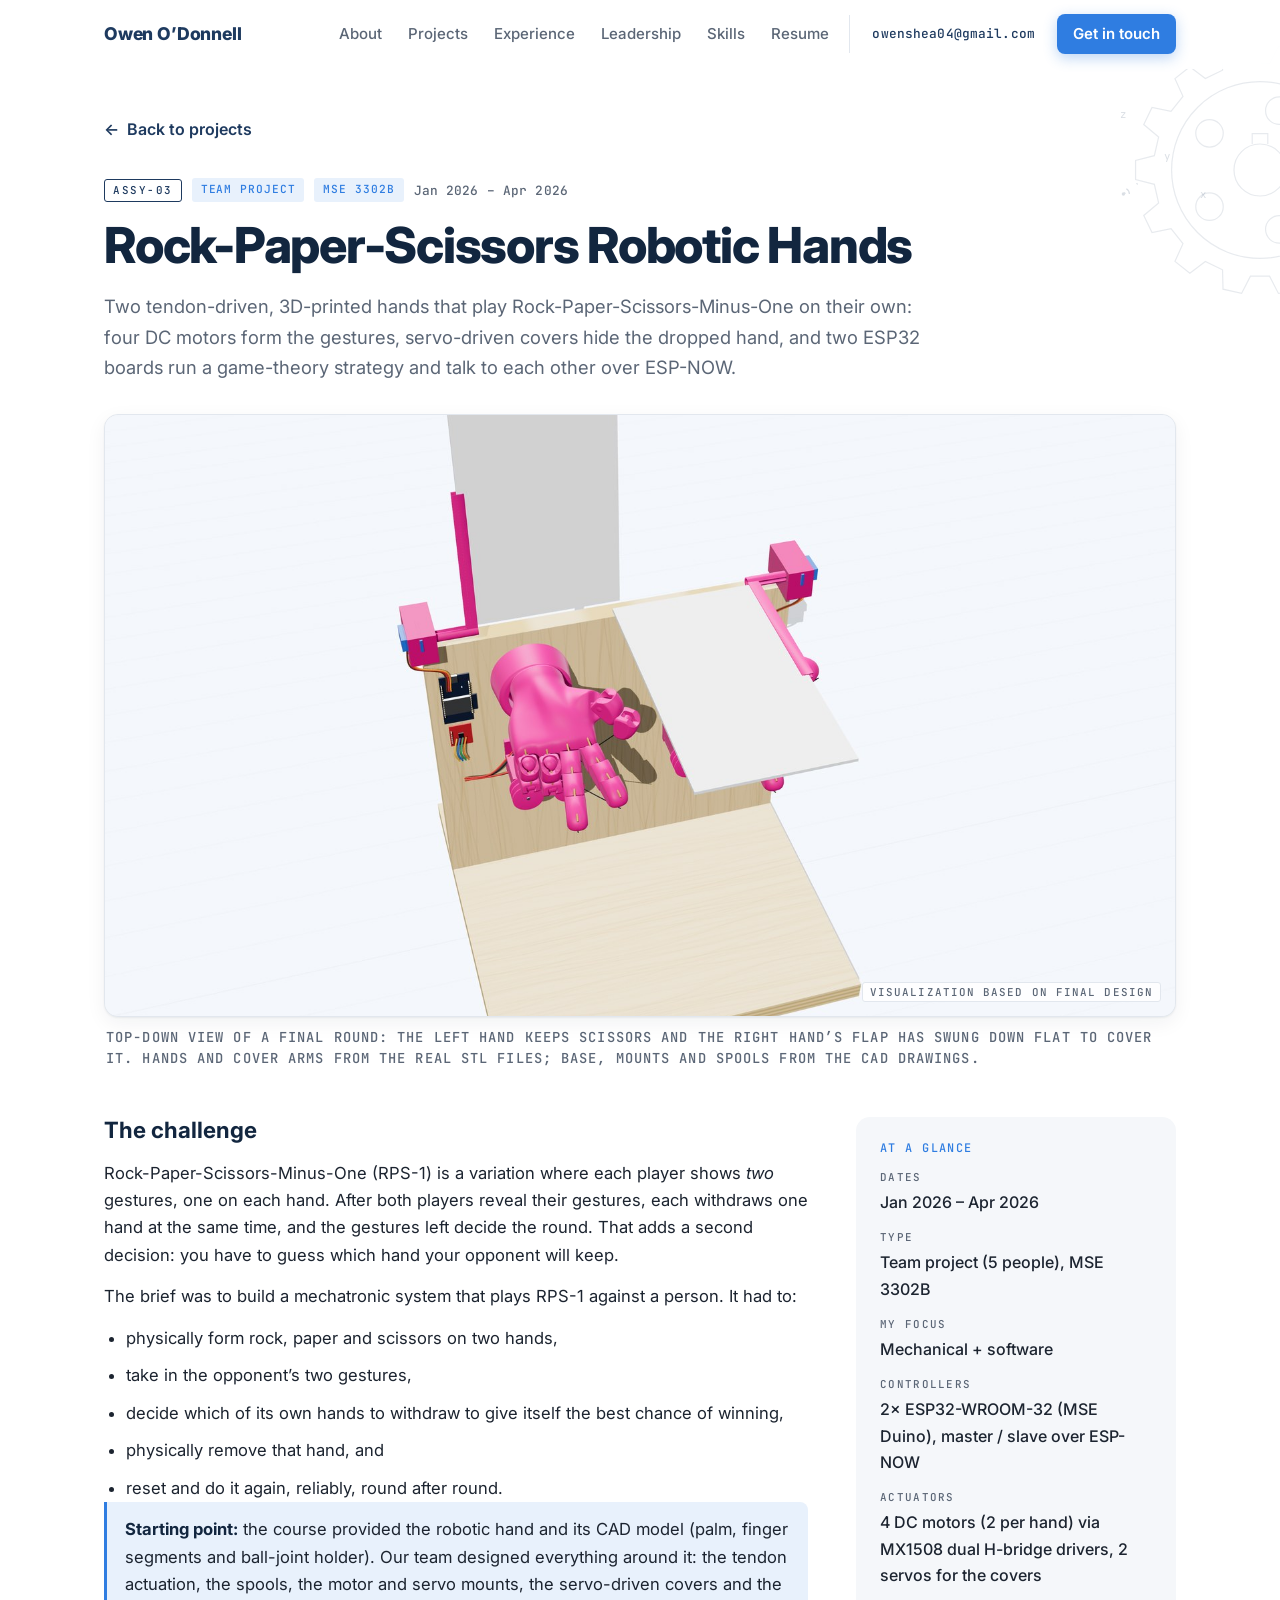
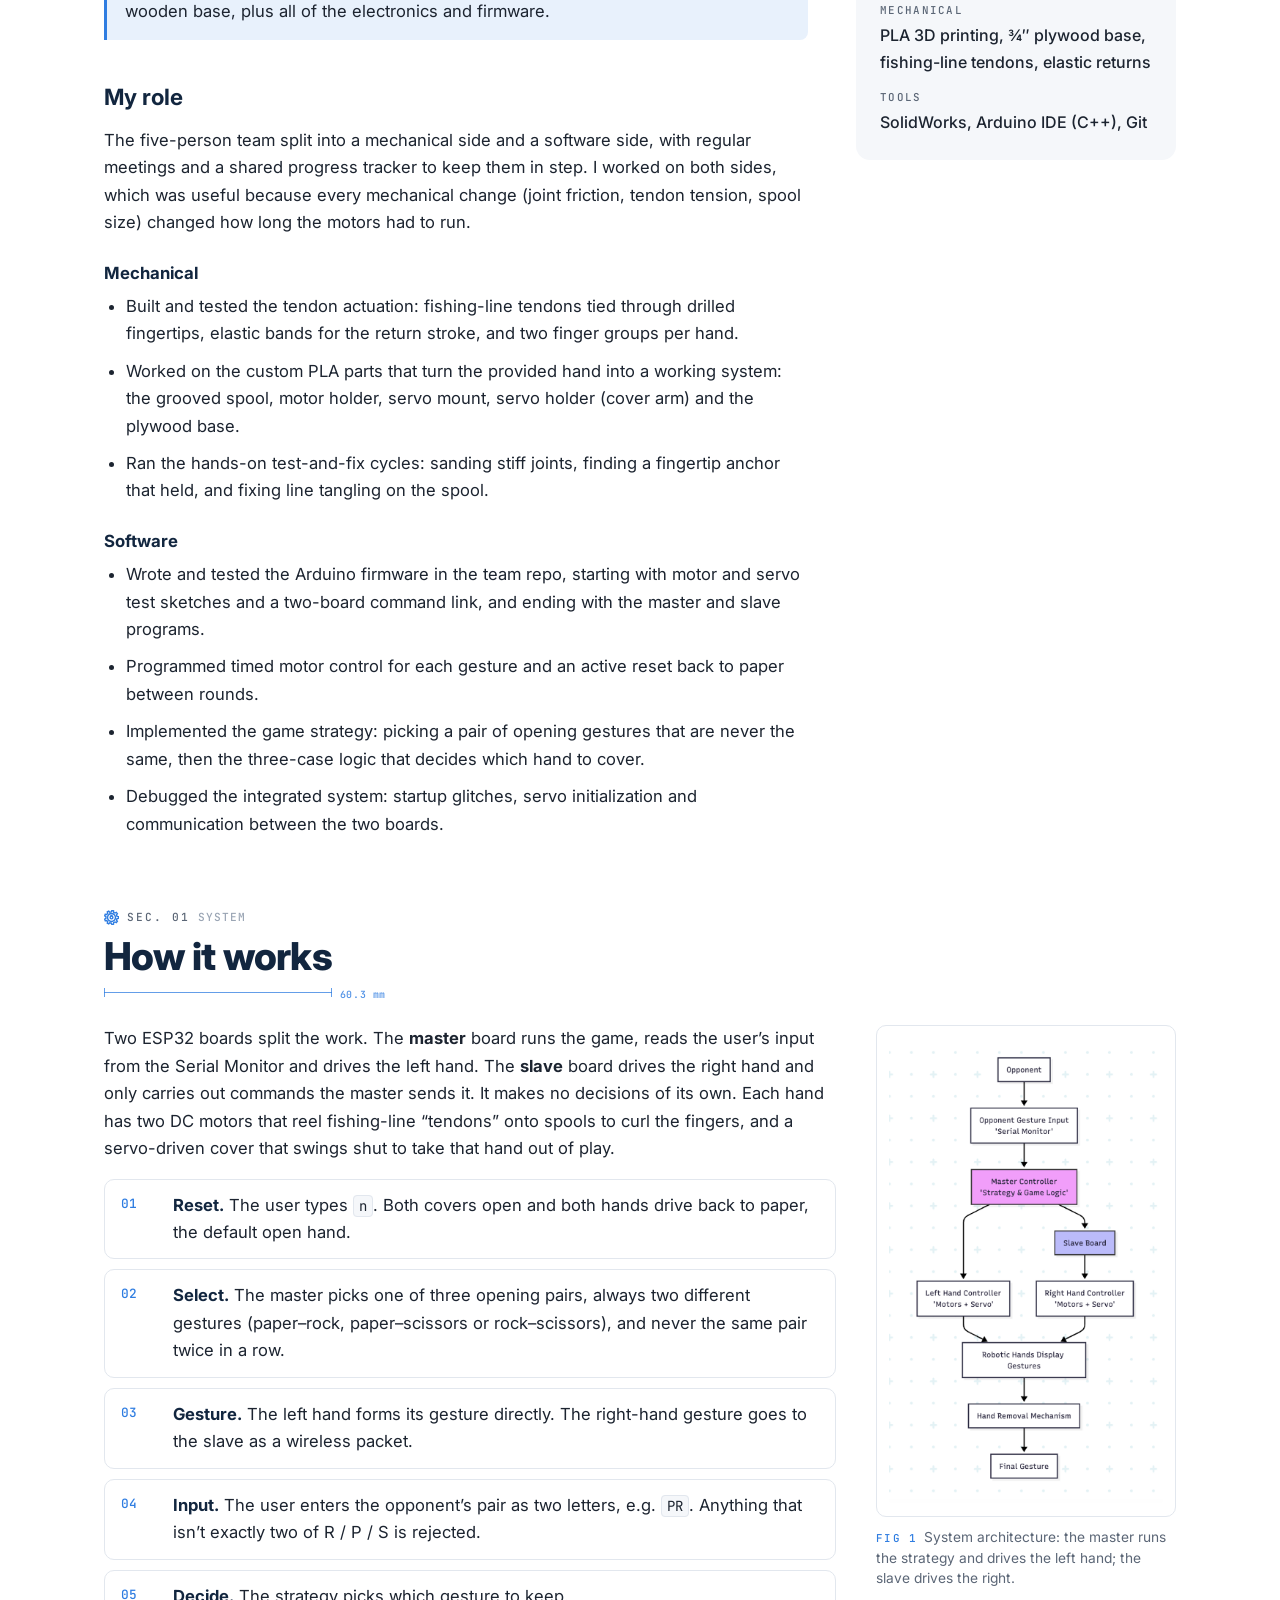
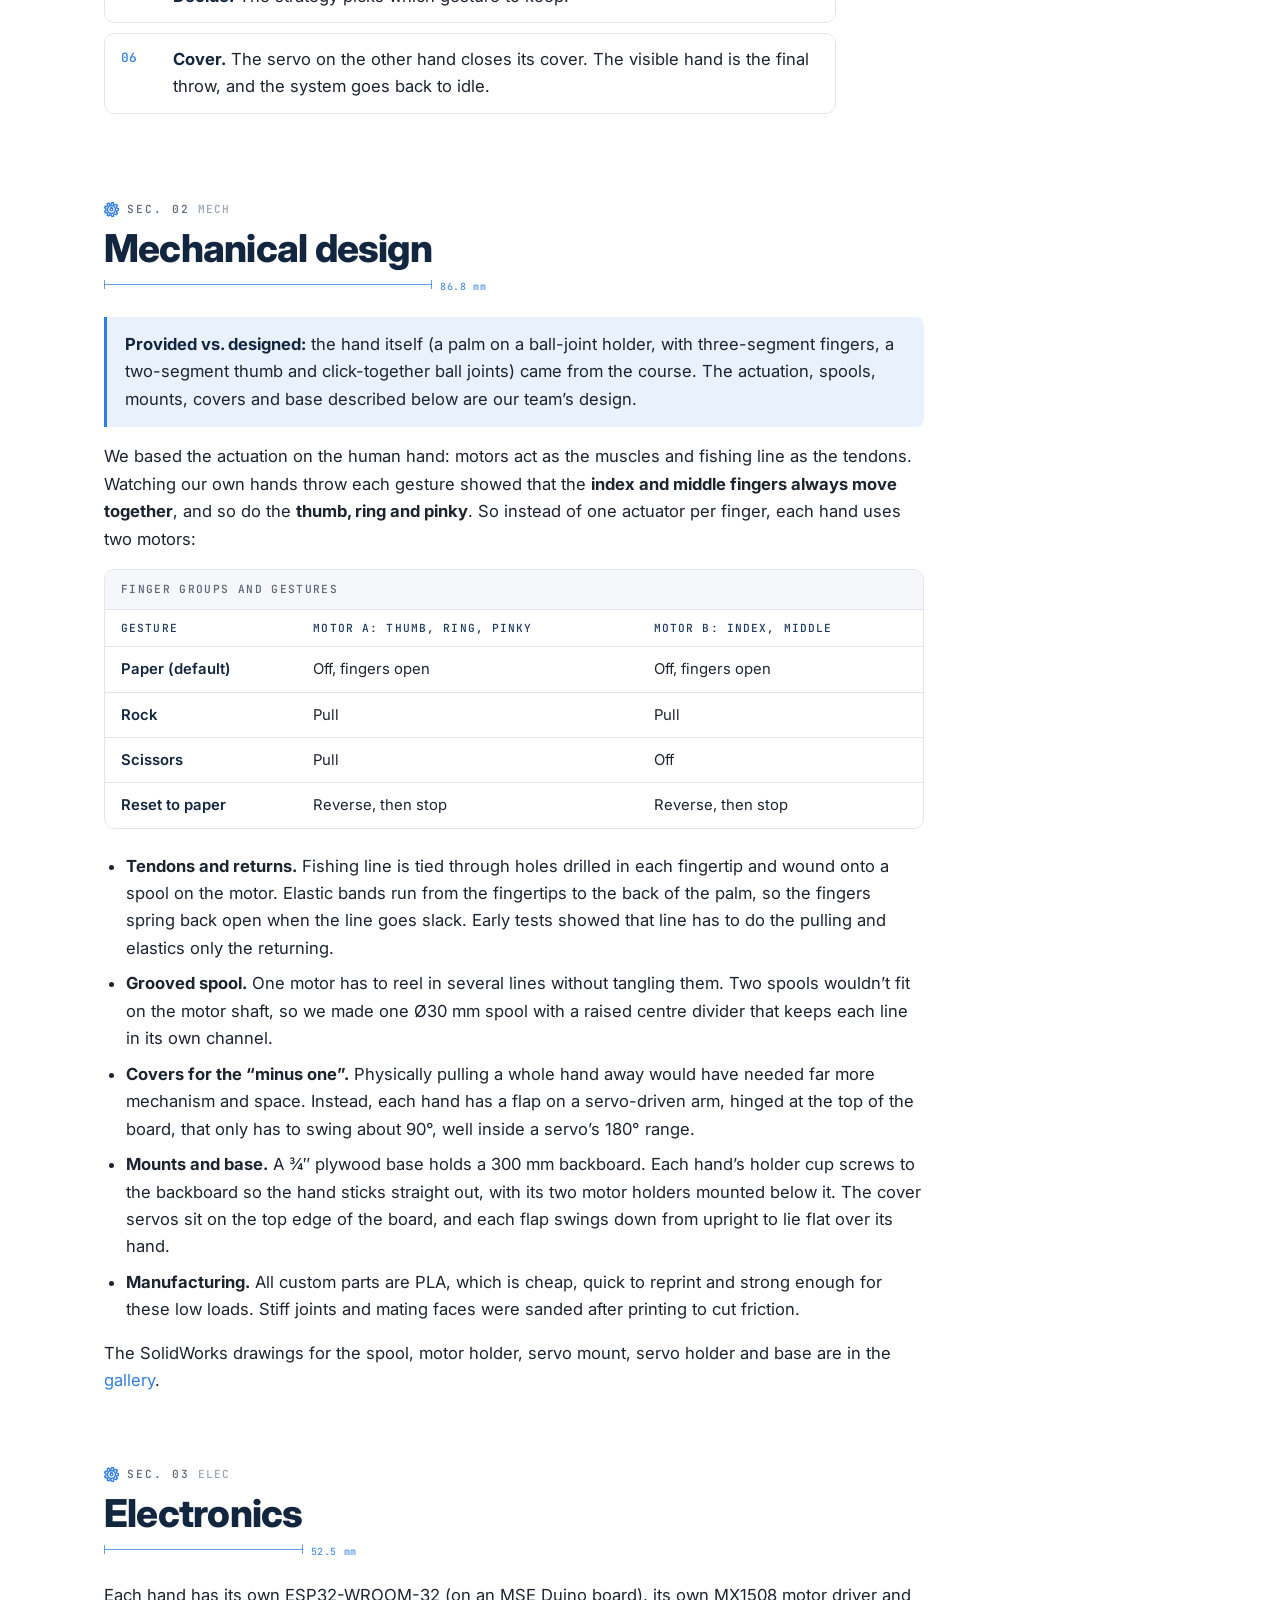
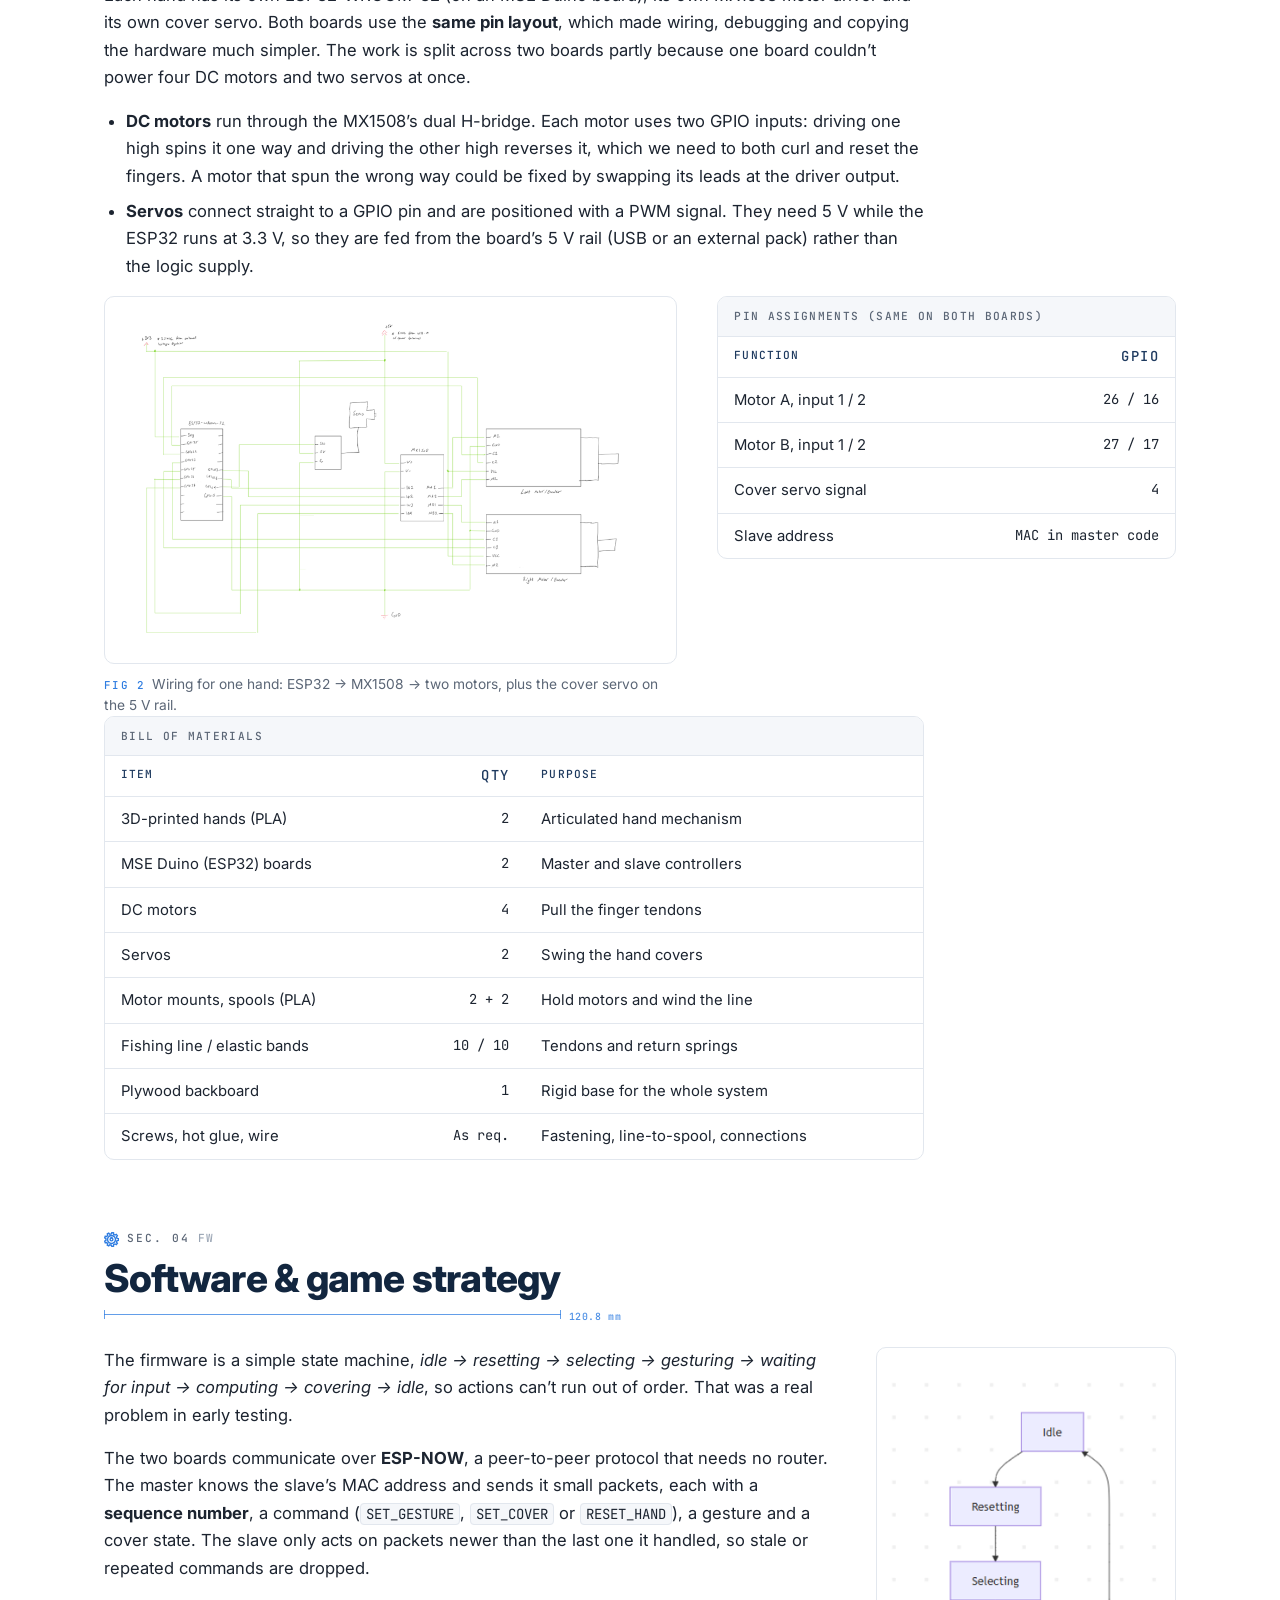
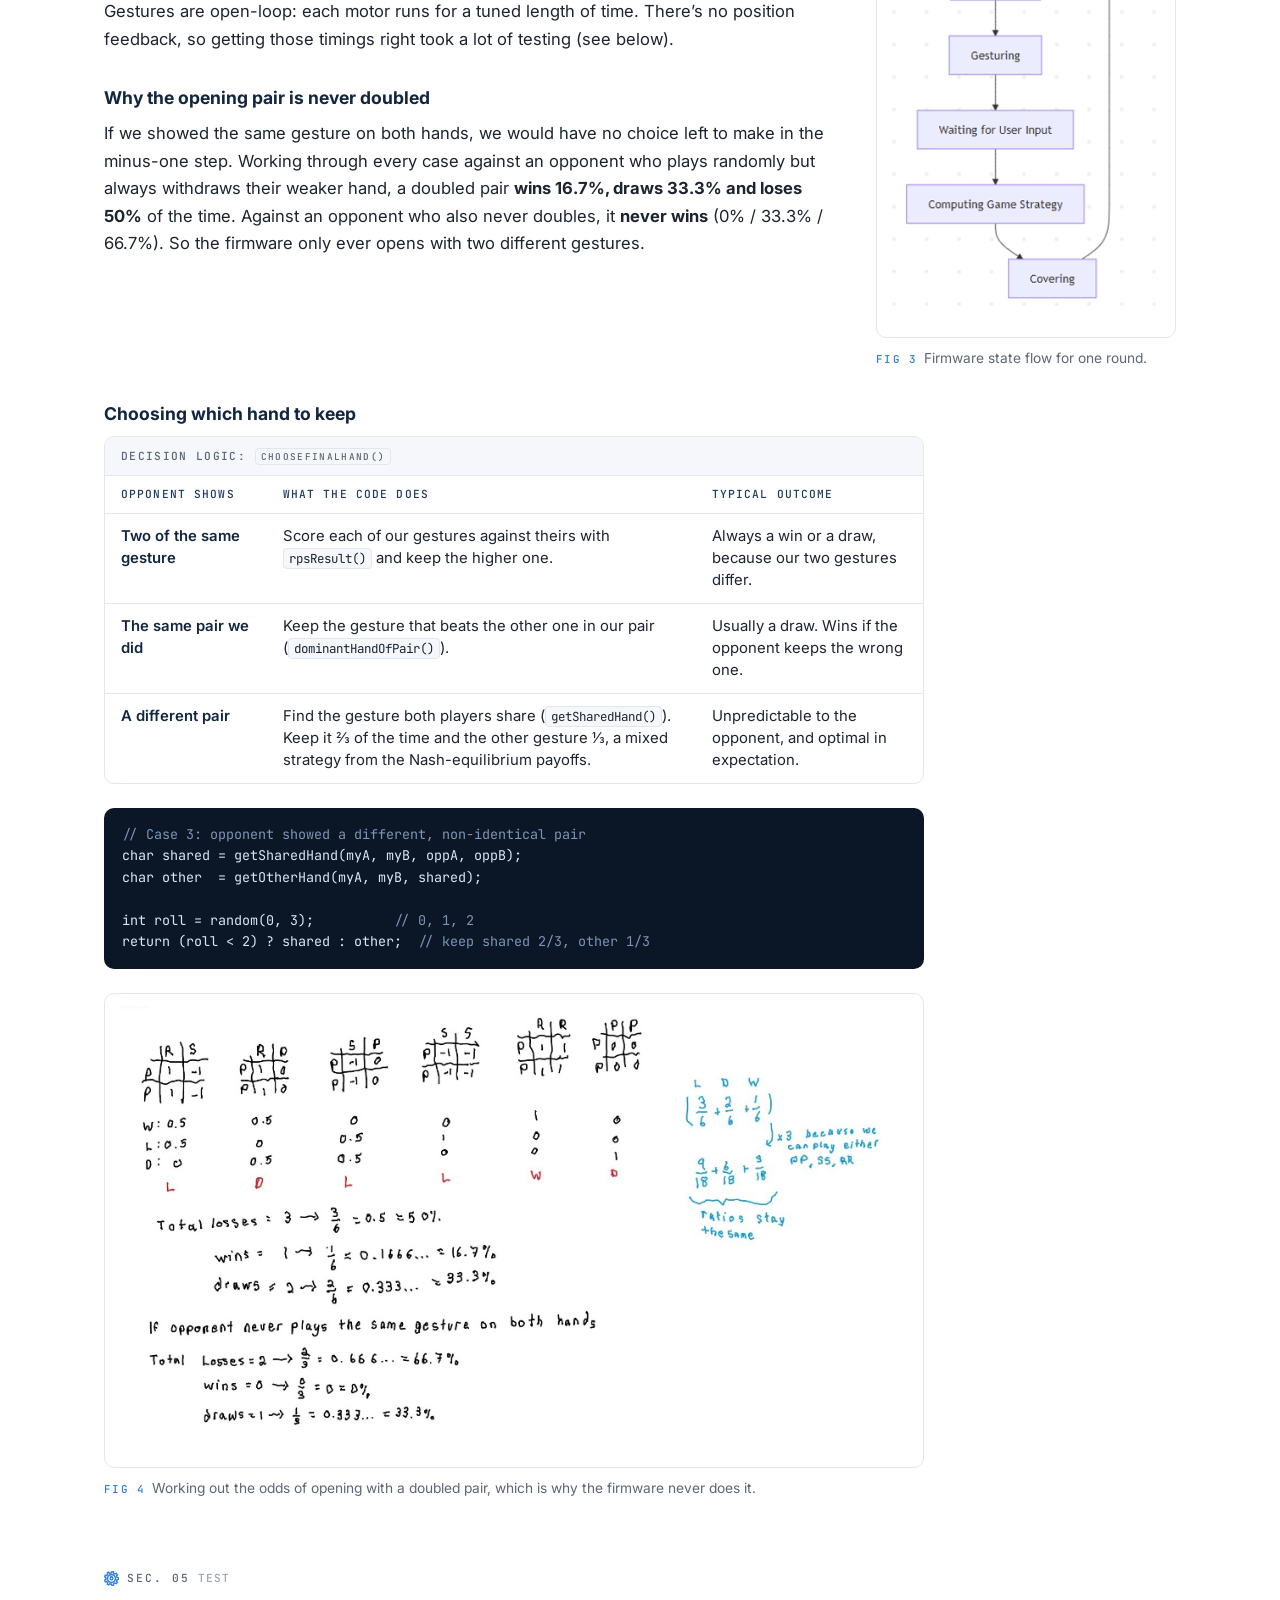
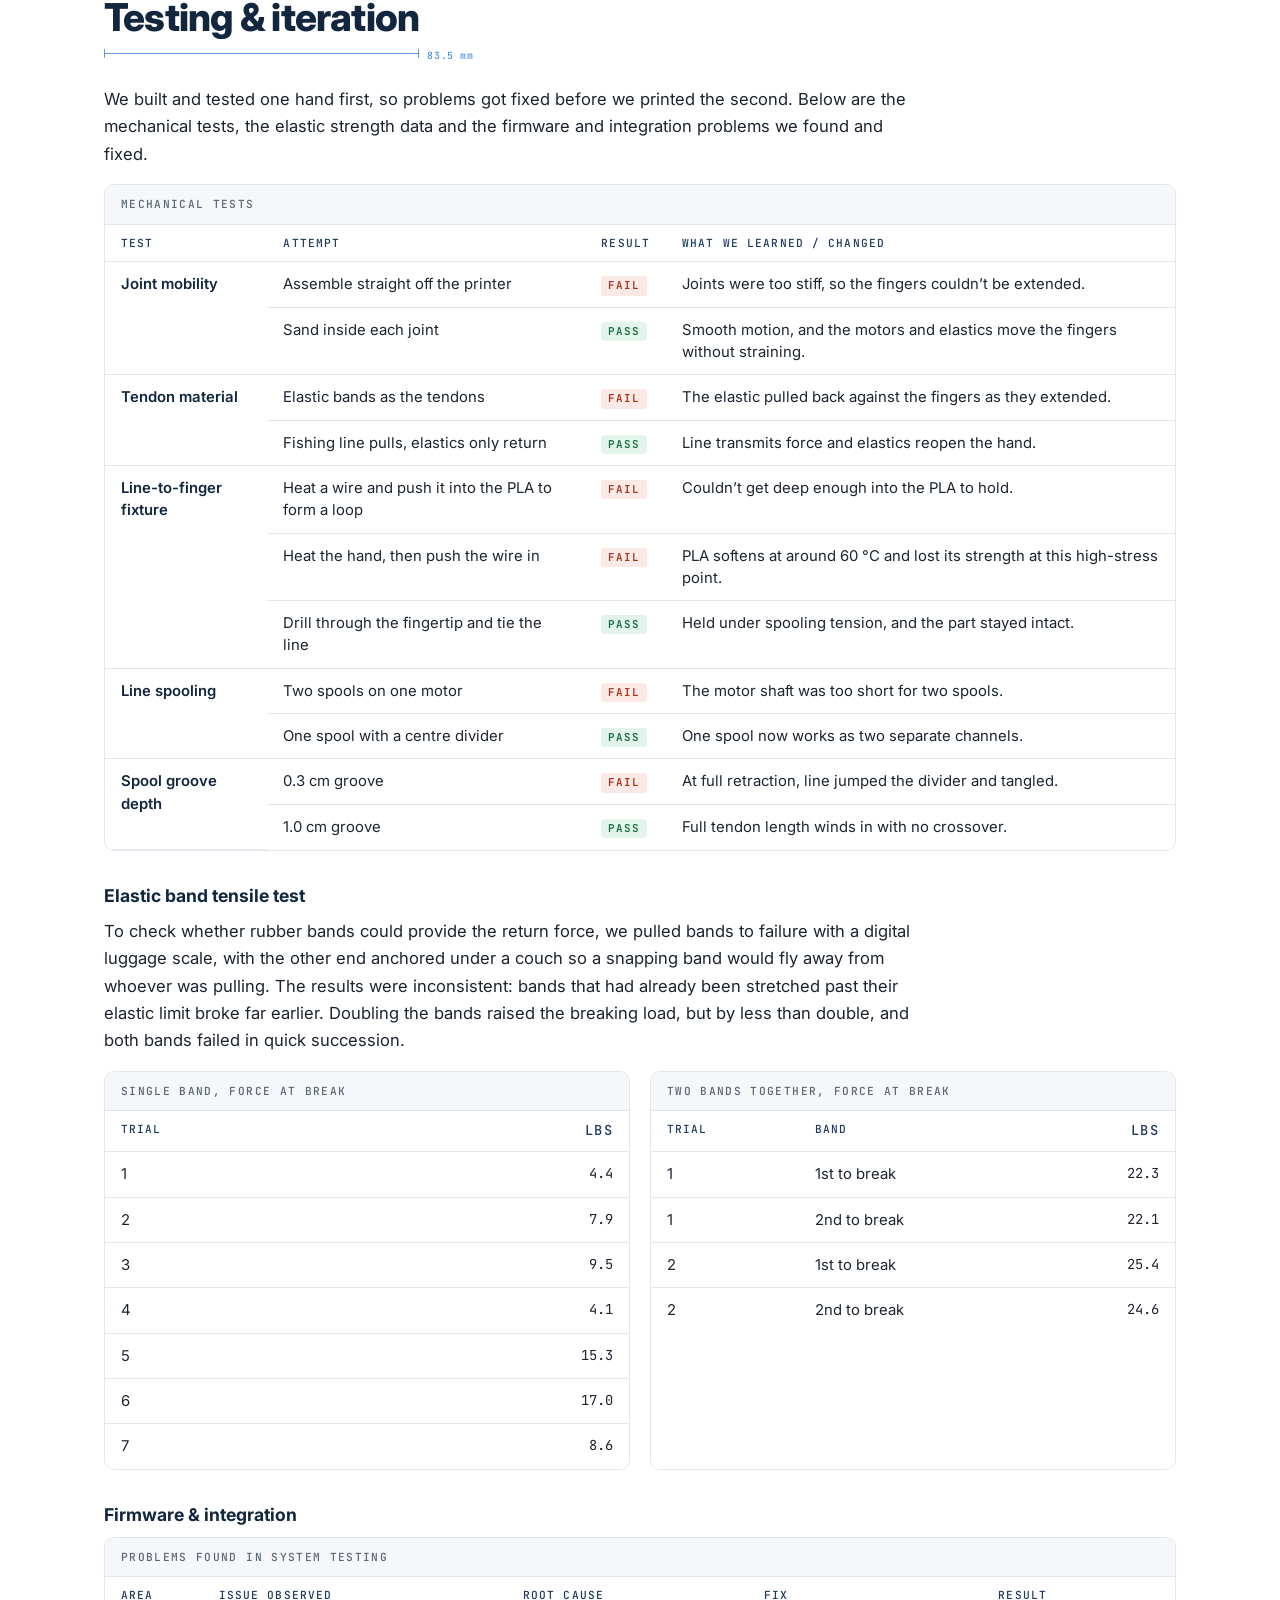
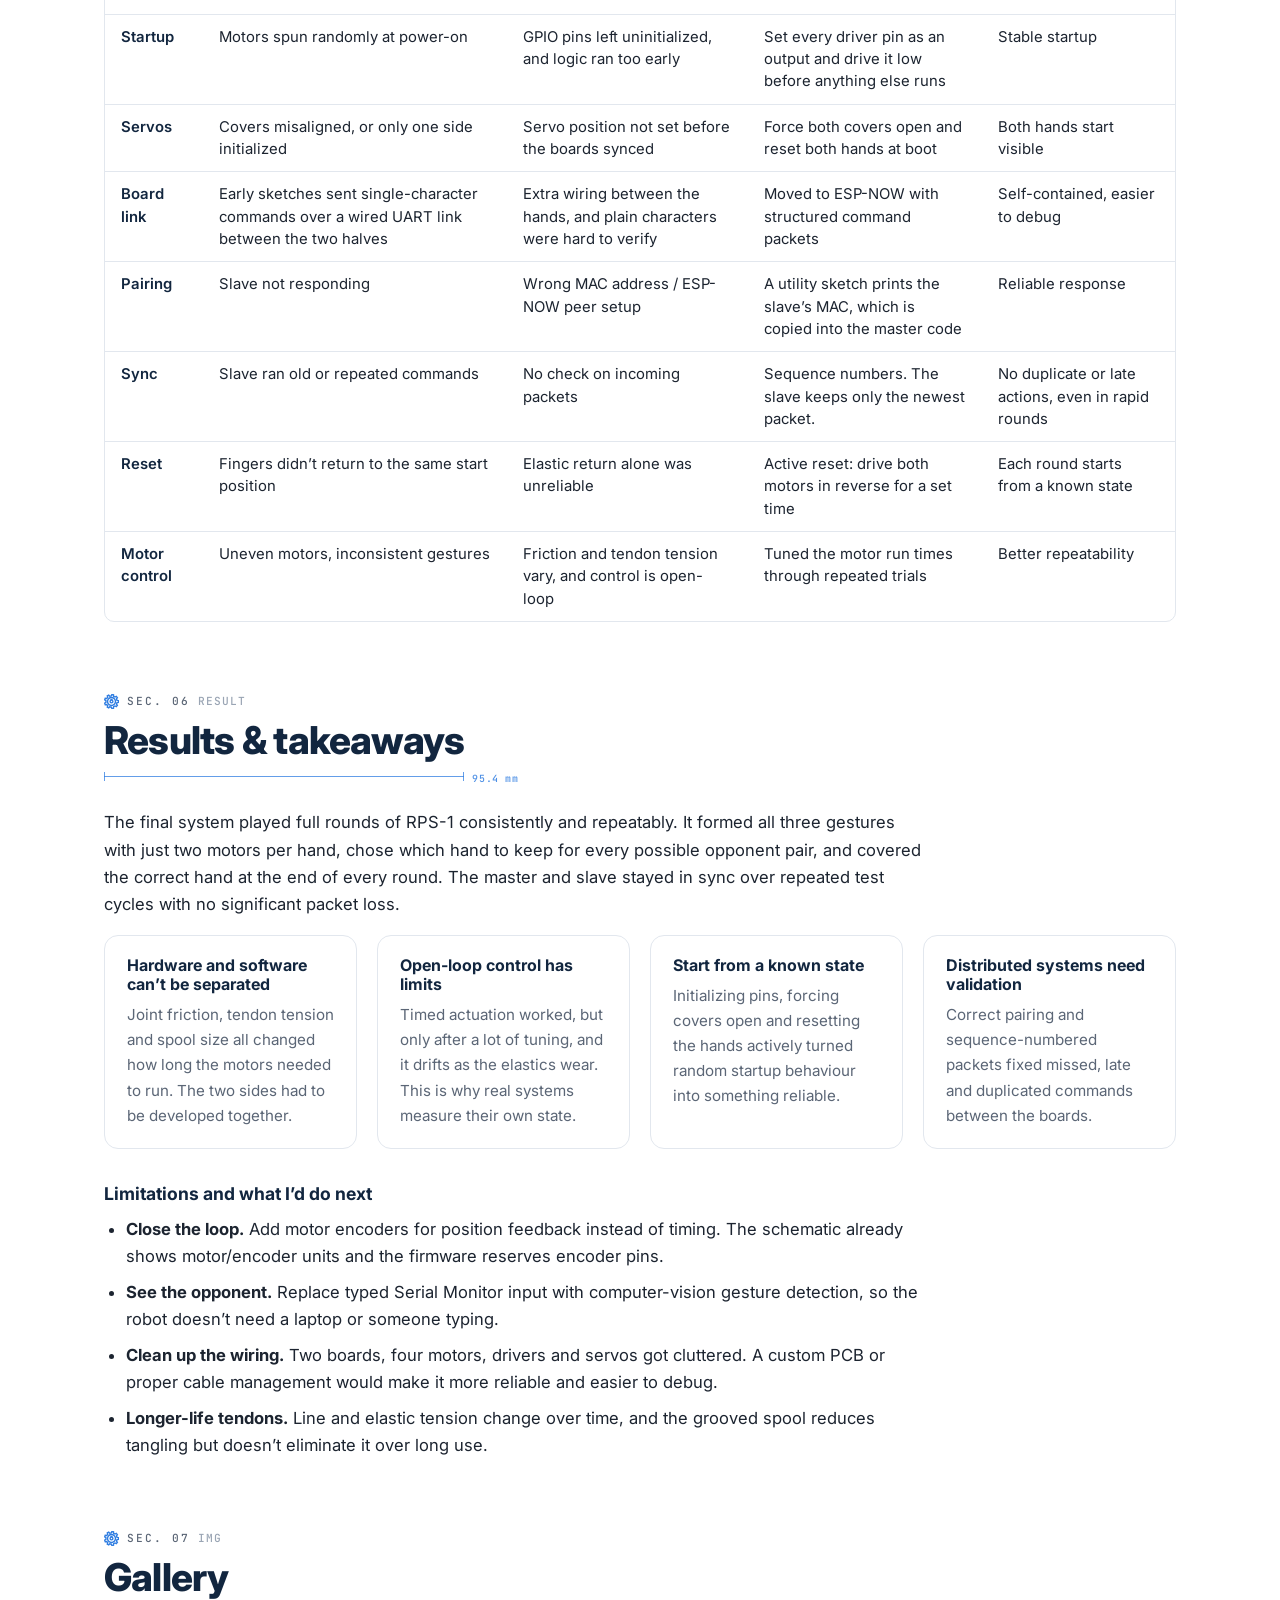
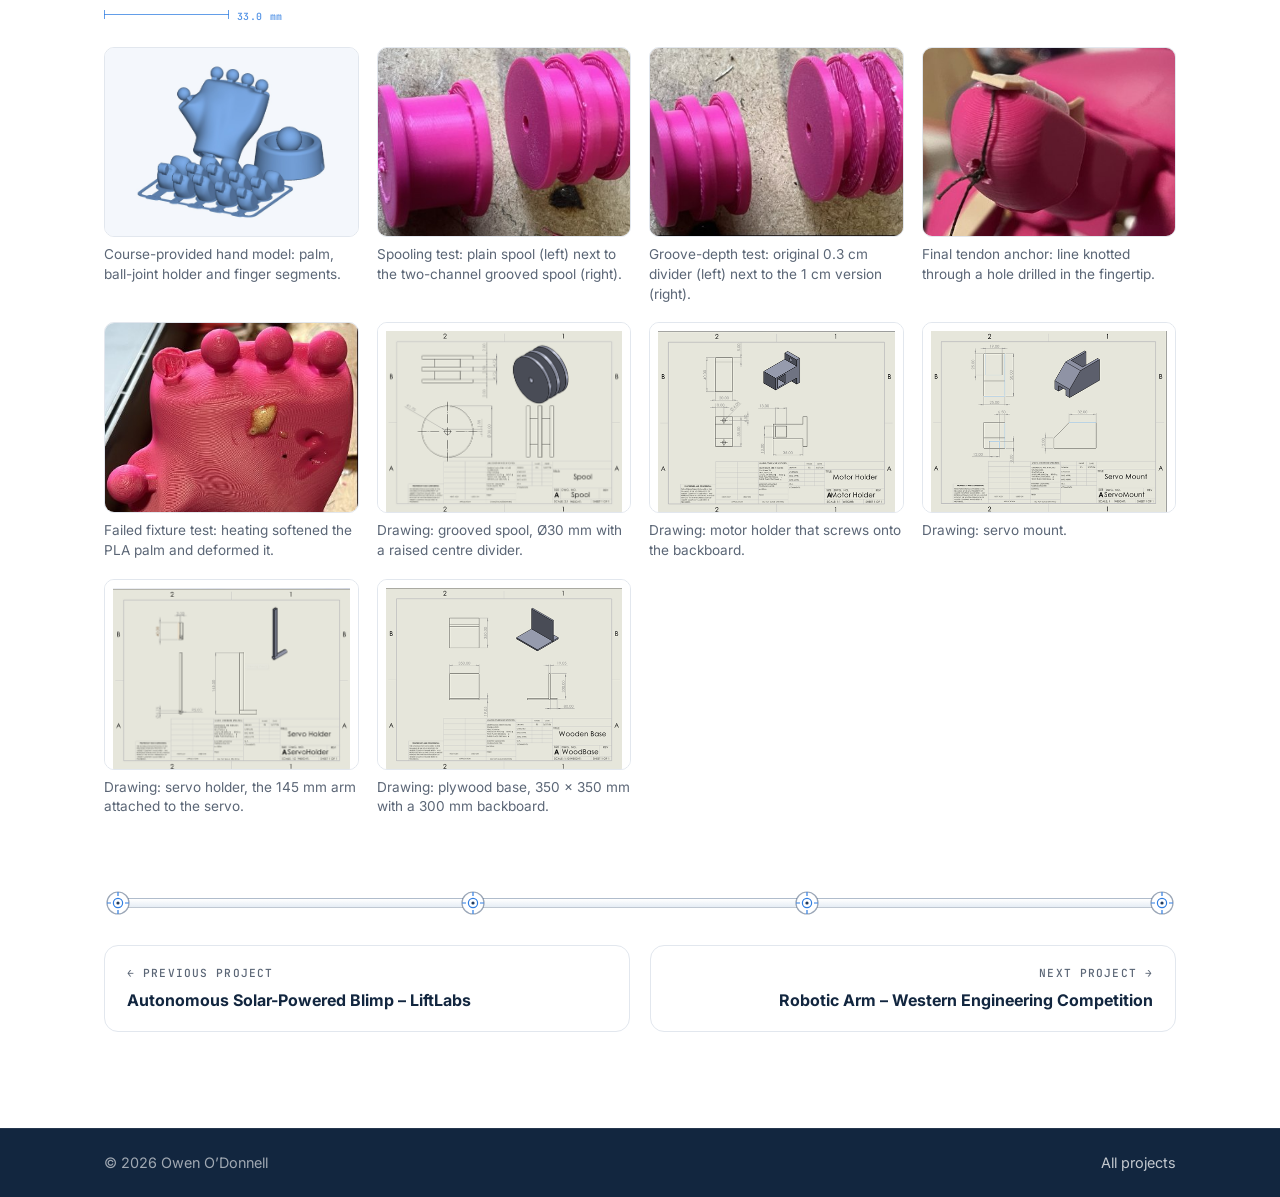
<file: projects/rps-hands.html>
<!DOCTYPE html>
<html lang="en">
<head>
  <meta charset="UTF-8">
  <meta name="viewport" content="width=device-width, initial-scale=1, viewport-fit=cover">
  <title>Rock-Paper-Scissors Robotic Hands | Owen O’Donnell</title>
  <meta name="description" content="Two tendon-driven 3D-printed robotic hands that play Rock-Paper-Scissors-Minus-One: DC-motor gestures, servo-driven covers, and a game-theory strategy on two ESP32 boards linked by ESP-NOW.">
  <link rel="canonical" href="https://owenodonnell.ca/projects/rps-hands.html">
  <link rel="icon" href="data:image/svg+xml,%3Csvg xmlns='http://www.w3.org/2000/svg' viewBox='0 0 64 64'%3E%3Crect width='64' height='64' rx='14' fill='%231e3a5f'/%3E%3Ctext x='50%25' y='54%25' dominant-baseline='middle' text-anchor='middle' font-family='Arial,sans-serif' font-weight='700' font-size='28' fill='%23fff'%3EO%3C/text%3E%3C/svg%3E">
  <link rel="preconnect" href="https://fonts.googleapis.com">
  <link rel="preconnect" href="https://fonts.gstatic.com" crossorigin>
  <link href="https://fonts.googleapis.com/css2?family=Inter:wght@400;500;600;700;800&family=JetBrains+Mono:wght@400;500&display=swap" rel="stylesheet">
  <link rel="stylesheet" href="../styles.css">
  <script>document.documentElement.classList.add("js");</script>
</head>
<body>
  <a class="skip-link" href="#main">Skip to content</a>
<svg class="sprite" aria-hidden="true" focusable="false" width="0" height="0" style="position:absolute;width:0;height:0;overflow:hidden">
  <defs>
    <symbol id="i-gear" viewBox="-50 -50 100 100"><g fill="none" stroke="currentColor" vector-effect="non-scaling-stroke"><path d="M40.63 -5.50 L47.86 -3.66 L47.86 3.66 L40.63 5.50 L38.99 12.67 L44.71 17.47 L41.53 24.06 L34.22 22.59 L29.63 28.33 L32.70 35.14 L26.98 39.70 L21.03 35.20 L14.41 38.39 L14.22 45.85 L7.08 47.47 L3.68 40.83 L-3.68 40.83 L-7.08 47.47 L-14.22 45.85 L-14.41 38.39 L-21.03 35.20 L-26.98 39.70 L-32.70 35.14 L-29.63 28.33 L-34.22 22.59 L-41.53 24.06 L-44.71 17.47 L-38.99 12.67 L-40.63 5.50 L-47.86 3.66 L-47.86 -3.66 L-40.63 -5.50 L-38.99 -12.67 L-44.71 -17.47 L-41.53 -24.06 L-34.22 -22.59 L-29.63 -28.33 L-32.70 -35.14 L-26.98 -39.70 L-21.03 -35.20 L-14.41 -38.39 L-14.22 -45.85 L-7.08 -47.47 L-3.68 -40.83 L3.68 -40.83 L7.08 -47.47 L14.22 -45.85 L14.41 -38.39 L21.03 -35.20 L26.98 -39.70 L32.70 -35.14 L29.63 -28.33 L34.22 -22.59 L41.53 -24.06 L44.71 -17.47 L38.99 -12.67Z" vector-effect="non-scaling-stroke"/><circle r="34" vector-effect="non-scaling-stroke"/><circle r="10" vector-effect="non-scaling-stroke"/><path d="M-3 -10V-14H3V-10" vector-effect="non-scaling-stroke"/><circle cx="24.00" cy="0.00" r="5.28" vector-effect="non-scaling-stroke"/><circle cx="7.42" cy="22.83" r="5.28" vector-effect="non-scaling-stroke"/><circle cx="-19.42" cy="14.11" r="5.28" vector-effect="non-scaling-stroke"/><circle cx="-19.42" cy="-14.11" r="5.28" vector-effect="non-scaling-stroke"/><circle cx="7.42" cy="-22.83" r="5.28" vector-effect="non-scaling-stroke"/></g></symbol>
    <symbol id="i-gear-s" viewBox="-32 -32 64 64"><g fill="none" stroke="currentColor"><path d="M23.48 -4.99 L29.79 -3.55 L29.79 3.55 L23.48 4.99 L21.19 11.27 L25.10 16.43 L20.54 21.87 L14.78 18.91 L8.99 22.25 L8.67 28.72 L1.67 29.95 L-0.84 23.99 L-7.42 22.83 L-11.82 27.57 L-17.97 24.02 L-16.06 17.84 L-20.35 12.72 L-26.78 13.53 L-29.21 6.85 L-23.77 3.34 L-23.77 -3.34 L-29.21 -6.85 L-26.78 -13.53 L-20.35 -12.72 L-16.06 -17.84 L-17.97 -24.02 L-11.82 -27.57 L-7.42 -22.83 L-0.84 -23.99 L1.67 -29.95 L8.67 -28.72 L8.99 -22.25 L14.78 -18.91 L20.54 -21.87 L25.10 -16.43 L21.19 -11.27Z" vector-effect="non-scaling-stroke"/><circle r="17" vector-effect="non-scaling-stroke"/><circle r="6" vector-effect="non-scaling-stroke"/><path d="M-1.8 -6V-9H1.8V-6" vector-effect="non-scaling-stroke"/></g></symbol>
    <symbol id="i-servo" viewBox="0 0 160 100"><g fill="none" stroke="currentColor">
      <rect x="20" y="30" width="110" height="56" rx="4" vector-effect="non-scaling-stroke"/><rect x="4" y="40" width="142" height="10" rx="2" vector-effect="non-scaling-stroke"/>
      <circle cx="12" cy="45" r="2.5" vector-effect="non-scaling-stroke"/><circle cx="138" cy="45" r="2.5" vector-effect="non-scaling-stroke"/>
      <circle cx="50" cy="30" r="13" vector-effect="non-scaling-stroke"/><circle cx="50" cy="30" r="4" vector-effect="non-scaling-stroke"/>
      <path d="M50 26 L118 20 Q124 30 118 40 L50 34" vector-effect="non-scaling-stroke"/><circle cx="72" cy="28.5" r="1.8" vector-effect="non-scaling-stroke"/><circle cx="88" cy="27.5" r="1.8" vector-effect="non-scaling-stroke"/><circle cx="104" cy="26.5" r="1.8" vector-effect="non-scaling-stroke"/>
      <path d="M130 70 C146 70 146 92 160 92 M130 76 C142 76 142 98 160 98" vector-effect="non-scaling-stroke"/>
      <path d="M30 76 H70" stroke-dasharray="3 3" vector-effect="non-scaling-stroke"/></g></symbol>
    <symbol id="i-frame" viewBox="-12 -70 100 84"><g fill="none" stroke="currentColor">
      <path class="ax" d="M0 0 H60 M54 -4 L60 0 L54 4" pathLength="1" vector-effect="non-scaling-stroke"/>
      <path class="ax" d="M0 0 V-60 M-4 -54 L0 -60 L4 -54" pathLength="1" vector-effect="non-scaling-stroke"/>
      <path class="ax" d="M0 0 L-0.1 0 L32 -26 M24 -25 L32 -26 L29 -18" pathLength="1" vector-effect="non-scaling-stroke"/>
      <circle r="5" pathLength="1" vector-effect="non-scaling-stroke"/><circle r="1.4" fill="currentColor" pathLength="1" vector-effect="non-scaling-stroke"/>
      <path d="M14 -2 A14 14 0 0 0 11 -9" pathLength="1" vector-effect="non-scaling-stroke"/></g>
      <g fill="currentColor" font-family="JetBrains Mono, ui-monospace, monospace" font-size="9"><text x="64" y="3">x</text><text x="-3" y="-63">z</text><text x="34" y="-28">y</text></g></symbol>
    <symbol id="i-linkage" viewBox="0 0 200 120"><g fill="none" stroke="currentColor">
      <path d="M20 100 L170 100" vector-effect="non-scaling-stroke"/><path d="M24 100 l-8 10 M44 100 l-8 10 M64 100 l-8 10 M84 100 l-8 10 M104 100 l-8 10 M124 100 l-8 10 M144 100 l-8 10 M164 100 l-8 10" vector-effect="non-scaling-stroke"/>
      <path d="M40 100 L62 36 L150 26 L140 100" vector-effect="non-scaling-stroke"/>
      <circle cx="40" cy="100" r="5" vector-effect="non-scaling-stroke"/><circle cx="62" cy="36" r="5" vector-effect="non-scaling-stroke"/><circle cx="150" cy="26" r="5" vector-effect="non-scaling-stroke"/><circle cx="140" cy="100" r="5" vector-effect="non-scaling-stroke"/>
      <path d="M106 31 L118 -2" stroke-dasharray="3 3" vector-effect="non-scaling-stroke"/><circle cx="106" cy="31" r="2.5" fill="currentColor" vector-effect="non-scaling-stroke"/>
      <path d="M52 88 A16 16 0 0 1 40 84" vector-effect="non-scaling-stroke"/></g></symbol>
    <symbol id="i-chain" viewBox="0 0 220 150"><g fill="none" stroke="currentColor">
      <rect x="10" y="128" width="50" height="12" vector-effect="non-scaling-stroke" pathLength="1"/><path d="M35 128 V112" vector-effect="non-scaling-stroke" pathLength="1"/>
      <path d="M35 112 L95 52 L175 70" stroke-width="2" vector-effect="non-scaling-stroke" pathLength="1"/>
      <circle cx="35" cy="112" r="7" vector-effect="non-scaling-stroke" pathLength="1"/><circle cx="95" cy="52" r="7" vector-effect="non-scaling-stroke" pathLength="1"/><circle cx="175" cy="70" r="5" vector-effect="non-scaling-stroke" pathLength="1"/>
      <path class="ax" d="M35 112 h26 M35 112 v-26" pathLength="1" vector-effect="non-scaling-stroke"/>
      <path class="ax" d="M95 52 l22 5 M95 52 l-5 22" pathLength="1" vector-effect="non-scaling-stroke"/>
      <path class="ax" d="M175 70 l18 4 M175 70 l-4 18" pathLength="1" vector-effect="non-scaling-stroke"/>
      <path d="M55 112 A20 20 0 0 0 49 98" vector-effect="non-scaling-stroke" pathLength="1"/><path d="M112 56 A17 17 0 0 0 107 40" vector-effect="non-scaling-stroke" pathLength="1"/>
      <path d="M175 70 L200 64 M175 70 L198 80" stroke-dasharray="2 3" vector-effect="non-scaling-stroke" pathLength="1"/></g>
      <g fill="currentColor" font-family="JetBrains Mono, ui-monospace, monospace" font-size="8"><text x="58" y="96">θ1</text><text x="114" y="38">θ2</text><text x="20" y="148" font-size="7">BASE</text></g></symbol>
  </defs>
</svg>

  <header class="site-header">
    <nav class="nav container" aria-label="Primary">
      <a href="../index.html" class="nav-logo">Owen O’Donnell</a>
      <button class="nav-toggle" aria-expanded="false" aria-controls="nav-links" aria-label="Toggle menu">
        <span></span><span></span><span></span>
      </button>
      <ul class="nav-links" id="nav-links">
        <li><a href="../index.html#about">About</a></li>
        <li><a href="../index.html#projects">Projects</a></li>
        <li><a href="../index.html#experience">Experience</a></li>
        <li><a href="../index.html#leadership">Leadership</a></li>
        <li><a href="../index.html#skills">Skills</a></li>
        <li><a href="../resume.pdf" target="_blank" rel="noopener">Resume</a></li>
        <li class="nav-email-item"><a class="nav-email" href="mailto:owenshea04@gmail.com">owenshea04@gmail.com</a></li>
        <li><a href="../index.html#contact" class="nav-cta">Get in touch</a></li>
      </ul>
    </nav>
  </header>

  <main id="main" class="project-page">
    <div class="deco" aria-hidden="true"><svg class="d d-frame" style="top:110px;right:4%;width:120px"><use href="#i-frame"/></svg><svg class="d d-gear spin-slow" style="top:40px;right:-110px;width:260px"><use href="#i-gear"/></svg></div>
    <div class="container">
      <a class="back-link" href="../index.html#projects"><span class="arrow" aria-hidden="true">←</span> Back to projects</a>

      <header class="project-head">
        <p class="eyebrow"><span class="part-no part-no-inline">ASSY-03</span><span class="badge">Team Project</span><span class="badge">MSE 3302B</span><span class="date">Jan 2026 – Apr 2026</span></p>
        <h1>Rock-Paper-Scissors Robotic Hands</h1>
        <p class="lede">Two tendon-driven, 3D-printed hands that play Rock-Paper-Scissors-Minus-One on their own: four DC motors form the gestures, servo-driven covers hide the dropped hand, and two ESP32 boards run a game-theory strategy and talk to each other over ESP-NOW.</p>
      </header>

      <figure class="fig">
        <div class="project-media project-hero-media has-photo">
          <img class="photo" src="../images/rps/system-visualization.jpg" alt="Top-down 3D visualization of the final system: two pink 3D-printed hands stick straight out from a plywood backboard, each mounted above its two DC motors with grooved spools and fishing-line tendons. Servo-driven flaps hinge from the top edge of the board: the left flap stands straight up so the left hand shows scissors, and the right flap lies straight out over the right hand, covering it. An ESP32 board and motor driver sit beside each hand." width="1600" height="900">
          <span class="viz-label">Visualization based on final design</span>
        </div>
        <figcaption class="hero-cap">Top-down view of a final round: the left hand keeps scissors and the right hand’s flap has swung down flat to cover it. Hands and cover arms from the real STL files; base, mounts and spools from the CAD drawings.</figcaption>
      </figure>

      <div class="project-detail-grid">
        <div class="project-detail-main">
          <section aria-labelledby="h-challenge">
            <h2 id="h-challenge">The challenge</h2>
            <p>Rock-Paper-Scissors-Minus-One (RPS-1) is a variation where each player shows <em>two</em> gestures, one on each hand. After both players reveal their gestures, each withdraws one hand at the same time, and the gestures left decide the round. That adds a second decision: you have to guess which hand your opponent will keep.</p>
            <p>The brief was to build a mechatronic system that plays RPS-1 against a person. It had to:</p>
            <ul>
              <li>physically form rock, paper and scissors on two hands,</li>
              <li>take in the opponent’s two gestures,</li>
              <li>decide which of its own hands to withdraw to give itself the best chance of winning,</li>
              <li>physically remove that hand, and</li>
              <li>reset and do it again, reliably, round after round.</li>
            </ul>
            <p class="note"><strong>Starting point:</strong> the course provided the robotic hand and its CAD model (palm, finger segments and ball-joint holder). Our team designed everything around it: the tendon actuation, the spools, the motor and servo mounts, the servo-driven covers and the wooden base, plus all of the electronics and firmware.</p>
          </section>

          <section aria-labelledby="h-role">
            <h2 id="h-role">My role</h2>
            <p>The five-person team split into a mechanical side and a software side, with regular meetings and a shared progress tracker to keep them in step. I worked on both sides, which was useful because every mechanical change (joint friction, tendon tension, spool size) changed how long the motors had to run.</p>
            <h3>Mechanical</h3>
            <ul>
              <li>Built and tested the tendon actuation: fishing-line tendons tied through drilled fingertips, elastic bands for the return stroke, and two finger groups per hand.</li>
              <li>Worked on the custom PLA parts that turn the provided hand into a working system: the grooved spool, motor holder, servo mount, servo holder (cover arm) and the plywood base.</li>
              <li>Ran the hands-on test-and-fix cycles: sanding stiff joints, finding a fingertip anchor that held, and fixing line tangling on the spool.</li>
            </ul>
            <h3>Software</h3>
            <ul>
              <li>Wrote and tested the Arduino firmware in the team repo, starting with motor and servo test sketches and a two-board command link, and ending with the master and slave programs.</li>
              <li>Programmed timed motor control for each gesture and an active reset back to paper between rounds.</li>
              <li>Implemented the game strategy: picking a pair of opening gestures that are never the same, then the three-case logic that decides which hand to cover.</li>
              <li>Debugged the integrated system: startup glitches, servo initialization and communication between the two boards.</li>
            </ul>
          </section>
        </div>
        <aside class="project-facts">
          <h2>At a glance</h2>
          <dl>
            <div><dt>Dates</dt><dd>Jan 2026 – Apr 2026</dd></div>
            <div><dt>Type</dt><dd>Team project (5 people), MSE 3302B</dd></div>
            <div><dt>My focus</dt><dd>Mechanical + software</dd></div>
            <div><dt>Controllers</dt><dd>2× ESP32-WROOM-32 (MSE Duino), master / slave over ESP-NOW</dd></div>
            <div><dt>Actuators</dt><dd>4 DC motors (2 per hand) via MX1508 dual H-bridge drivers, 2 servos for the covers</dd></div>
            <div><dt>Mechanical</dt><dd>PLA 3D printing, ¾″ plywood base, fishing-line tendons, elastic returns</dd></div>
            <div><dt>Tools</dt><dd>SolidWorks, Arduino IDE (C++), Git</dd></div>
          </dl>
        </aside>
      </div>

      <!-- How it works -->
      <section class="case" aria-labelledby="h-how">
        <h2 class="section-title" id="h-how"><span class="sec-tag" aria-hidden="true"><svg class="sec-gear"><use href="#i-gear-s"/></svg>SEC. 01<span class="sec-unit">SYSTEM</span></span>How it works</h2>
        <div class="case-split narrow-fig">
          <div class="case-body">
            <p>Two ESP32 boards split the work. The <strong>master</strong> board runs the game, reads the user’s input from the Serial Monitor and drives the left hand. The <strong>slave</strong> board drives the right hand and only carries out commands the master sends it. It makes no decisions of its own. Each hand has two DC motors that reel fishing-line “tendons” onto spools to curl the fingers, and a servo-driven cover that swings shut to take that hand out of play.</p>
            <ol class="steps">
              <li><span><strong>Reset.</strong> The user types <code>n</code>. Both covers open and both hands drive back to paper, the default open hand.</span></li>
              <li><span><strong>Select.</strong> The master picks one of three opening pairs, always two different gestures (paper–rock, paper–scissors or rock–scissors), and never the same pair twice in a row.</span></li>
              <li><span><strong>Gesture.</strong> The left hand forms its gesture directly. The right-hand gesture goes to the slave as a wireless packet.</span></li>
              <li><span><strong>Input.</strong> The user enters the opponent’s pair as two letters, e.g. <code>PR</code>. Anything that isn’t exactly two of R / P / S is rejected.</span></li>
              <li><span><strong>Decide.</strong> The strategy picks which gesture to keep.</span></li>
              <li><span><strong>Cover.</strong> The servo on the other hand closes its cover. The visible hand is the final throw, and the system goes back to idle.</span></li>
            </ol>
          </div>
          <figure class="fig fig-pad">
            <button class="zoom" type="button" aria-label="Enlarge: system architecture diagram"><img src="../images/rps/system-architecture.png" alt="Block diagram: opponent input via Serial Monitor goes to the master controller running the strategy; the master drives the left-hand motors and servo directly and the right hand through the slave board; both hands display gestures, then the removal mechanism leaves the final gesture" width="374" height="636" loading="lazy"></button>
            <figcaption><span class="k">FIG 1</span>System architecture: the master runs the strategy and drives the left hand; the slave drives the right.</figcaption>
          </figure>
        </div>
      </section>

      <!-- Mechanical -->
      <section class="case" aria-labelledby="h-mech">
        <h2 class="section-title" id="h-mech"><span class="sec-tag" aria-hidden="true"><svg class="sec-gear"><use href="#i-gear-s"/></svg>SEC. 02<span class="sec-unit">MECH</span></span>Mechanical design</h2>
        <div class="case-body">
          <p class="note"><strong>Provided vs. designed:</strong> the hand itself (a palm on a ball-joint holder, with three-segment fingers, a two-segment thumb and click-together ball joints) came from the course. The actuation, spools, mounts, covers and base described below are our team’s design.</p>
          <p>We based the actuation on the human hand: motors act as the muscles and fishing line as the tendons. Watching our own hands throw each gesture showed that the <strong>index and middle fingers always move together</strong>, and so do the <strong>thumb, ring and pinky</strong>. So instead of one actuator per finger, each hand uses two motors:</p>
          <div class="table-wrap">
            <table class="data-table">
              <caption>Finger groups and gestures</caption>
              <thead><tr><th scope="col">Gesture</th><th scope="col">Motor A: thumb, ring, pinky</th><th scope="col">Motor B: index, middle</th></tr></thead>
              <tbody>
                <tr><th scope="row">Paper (default)</th><td>Off, fingers open</td><td>Off, fingers open</td></tr>
                <tr><th scope="row">Rock</th><td>Pull</td><td>Pull</td></tr>
                <tr><th scope="row">Scissors</th><td>Pull</td><td>Off</td></tr>
                <tr><th scope="row">Reset to paper</th><td>Reverse, then stop</td><td>Reverse, then stop</td></tr>
              </tbody>
            </table>
          </div>
          <ul>
            <li><strong>Tendons and returns.</strong> Fishing line is tied through holes drilled in each fingertip and wound onto a spool on the motor. Elastic bands run from the fingertips to the back of the palm, so the fingers spring back open when the line goes slack. Early tests showed that line has to do the pulling and elastics only the returning.</li>
            <li><strong>Grooved spool.</strong> One motor has to reel in several lines without tangling them. Two spools wouldn’t fit on the motor shaft, so we made one Ø30 mm spool with a raised centre divider that keeps each line in its own channel.</li>
            <li><strong>Covers for the “minus one”.</strong> Physically pulling a whole hand away would have needed far more mechanism and space. Instead, each hand has a flap on a servo-driven arm, hinged at the top of the board, that only has to swing about 90°, well inside a servo’s 180° range.</li>
            <li><strong>Mounts and base.</strong> A ¾″ plywood base holds a 300 mm backboard. Each hand’s holder cup screws to the backboard so the hand sticks straight out, with its two motor holders mounted below it. The cover servos sit on the top edge of the board, and each flap swings down from upright to lie flat over its hand.</li>
            <li><strong>Manufacturing.</strong> All custom parts are PLA, which is cheap, quick to reprint and strong enough for these low loads. Stiff joints and mating faces were sanded after printing to cut friction.</li>
          </ul>
          <p>The SolidWorks drawings for the spool, motor holder, servo mount, servo holder and base are in the <a href="#h-gallery">gallery</a>.</p>
        </div>
      </section>

      <!-- Electronics -->
      <section class="case" aria-labelledby="h-elec">
        <h2 class="section-title" id="h-elec"><span class="sec-tag" aria-hidden="true"><svg class="sec-gear"><use href="#i-gear-s"/></svg>SEC. 03<span class="sec-unit">ELEC</span></span>Electronics</h2>
        <div class="case-body">
          <p>Each hand has its own ESP32-WROOM-32 (on an MSE Duino board), its own MX1508 motor driver and its own cover servo. Both boards use the <strong>same pin layout</strong>, which made wiring, debugging and copying the hardware much simpler. The work is split across two boards partly because one board couldn’t power four DC motors and two servos at once.</p>
          <ul>
            <li><strong>DC motors</strong> run through the MX1508’s dual H-bridge. Each motor uses two GPIO inputs: driving one high spins it one way and driving the other high reverses it, which we need to both curl and reset the fingers. A motor that spun the wrong way could be fixed by swapping its leads at the driver output.</li>
            <li><strong>Servos</strong> connect straight to a GPIO pin and are positioned with a PWM signal. They need 5 V while the ESP32 runs at 3.3 V, so they are fed from the board’s 5 V rail (USB or an external pack) rather than the logic supply.</li>
          </ul>
        </div>
        <div class="case-split">
          <figure class="fig fig-pad">
            <button class="zoom" type="button" aria-label="Enlarge: wiring schematic"><img src="../images/rps/wiring-schematic.png" alt="Hand-drawn wiring schematic: ESP32-WROOM-32 connected to an MX1508 motor driver, a servo, and left and right motor/encoder units, with 3.3 V and 5 V rails and common ground" width="1013" height="633" loading="lazy"></button>
            <figcaption><span class="k">FIG 2</span>Wiring for one hand: ESP32 → MX1508 → two motors, plus the cover servo on the 5 V rail.</figcaption>
          </figure>
          <div class="table-wrap">
            <table class="data-table">
              <caption>Pin assignments (same on both boards)</caption>
              <thead><tr><th scope="col">Function</th><th scope="col" class="num">GPIO</th></tr></thead>
              <tbody>
                <tr><td>Motor A, input 1 / 2</td><td class="num">26 / 16</td></tr>
                <tr><td>Motor B, input 1 / 2</td><td class="num">27 / 17</td></tr>
                <tr><td>Cover servo signal</td><td class="num">4</td></tr>
                <tr><td>Slave address</td><td class="num">MAC in master code</td></tr>
              </tbody>
            </table>
          </div>
        </div>
        <div class="case-body">
          <div class="table-wrap">
            <table class="data-table">
              <caption>Bill of materials</caption>
              <thead><tr><th scope="col">Item</th><th scope="col" class="num">Qty</th><th scope="col">Purpose</th></tr></thead>
              <tbody>
                <tr><td>3D-printed hands (PLA)</td><td class="num">2</td><td>Articulated hand mechanism</td></tr>
                <tr><td>MSE Duino (ESP32) boards</td><td class="num">2</td><td>Master and slave controllers</td></tr>
                <tr><td>DC motors</td><td class="num">4</td><td>Pull the finger tendons</td></tr>
                <tr><td>Servos</td><td class="num">2</td><td>Swing the hand covers</td></tr>
                <tr><td>Motor mounts, spools (PLA)</td><td class="num">2 + 2</td><td>Hold motors and wind the line</td></tr>
                <tr><td>Fishing line / elastic bands</td><td class="num">10 / 10</td><td>Tendons and return springs</td></tr>
                <tr><td>Plywood backboard</td><td class="num">1</td><td>Rigid base for the whole system</td></tr>
                <tr><td>Screws, hot glue, wire</td><td class="num">As req.</td><td>Fastening, line-to-spool, connections</td></tr>
              </tbody>
            </table>
          </div>
        </div>
      </section>

      <!-- Software -->
      <section class="case" aria-labelledby="h-sw">
        <h2 class="section-title" id="h-sw"><span class="sec-tag" aria-hidden="true"><svg class="sec-gear"><use href="#i-gear-s"/></svg>SEC. 04<span class="sec-unit">FW</span></span>Software &amp; game strategy</h2>
        <div class="case-split narrow-fig">
          <div class="case-body">
            <p>The firmware is a simple state machine, <em>idle → resetting → selecting → gesturing → waiting for input → computing → covering → idle</em>, so actions can’t run out of order. That was a real problem in early testing.</p>
            <p>The two boards communicate over <strong>ESP-NOW</strong>, a peer-to-peer protocol that needs no router. The master knows the slave’s MAC address and sends it small packets, each with a <strong>sequence number</strong>, a command (<code>SET_GESTURE</code>, <code>SET_COVER</code> or <code>RESET_HAND</code>), a gesture and a cover state. The slave only acts on packets newer than the last one it handled, so stale or repeated commands are dropped.</p>
            <p>Gestures are open-loop: each motor runs for a tuned length of time. There’s no position feedback, so getting those timings right took a lot of testing (see below).</p>
            <h3>Why the opening pair is never doubled</h3>
            <p>If we showed the same gesture on both hands, we would have no choice left to make in the minus-one step. Working through every case against an opponent who plays randomly but always withdraws their weaker hand, a doubled pair <strong>wins 16.7%, draws 33.3% and loses 50%</strong> of the time. Against an opponent who also never doubles, it <strong>never wins</strong> (0% / 33.3% / 66.7%). So the firmware only ever opens with two different gestures.</p>
          </div>
          <figure class="fig fig-pad">
            <button class="zoom" type="button" aria-label="Enlarge: software state flowchart"><img src="../images/rps/software-state-flow.png" alt="Flowchart of the software states: Idle, Resetting, Selecting, Gesturing, Waiting for User Input, Computing Game Strategy, Covering, then back to Idle" width="318" height="656" loading="lazy"></button>
            <figcaption><span class="k">FIG 3</span>Firmware state flow for one round.</figcaption>
          </figure>
        </div>
        <div class="case-body">
          <h3>Choosing which hand to keep</h3>
          <div class="table-wrap">
            <table class="data-table">
              <caption>Decision logic: <code>chooseFinalHand()</code></caption>
              <thead><tr><th scope="col">Opponent shows</th><th scope="col">What the code does</th><th scope="col">Typical outcome</th></tr></thead>
              <tbody>
                <tr><th scope="row">Two of the same gesture</th><td>Score each of our gestures against theirs with <code>rpsResult()</code> and keep the higher one.</td><td>Always a win or a draw, because our two gestures differ.</td></tr>
                <tr><th scope="row">The same pair we did</th><td>Keep the gesture that beats the other one in our pair (<code>dominantHandOfPair()</code>).</td><td>Usually a draw. Wins if the opponent keeps the wrong one.</td></tr>
                <tr><th scope="row">A different pair</th><td>Find the gesture both players share (<code>getSharedHand()</code>). Keep it 2⁄3 of the time and the other gesture 1⁄3, a mixed strategy from the Nash-equilibrium payoffs.</td><td>Unpredictable to the opponent, and optimal in expectation.</td></tr>
              </tbody>
            </table>
          </div>
<pre class="code-block"><code><span class="c">// Case 3: opponent showed a different, non-identical pair</span>
char shared = getSharedHand(myA, myB, oppA, oppB);
char other  = getOtherHand(myA, myB, shared);

int roll = random(0, 3);          <span class="c">// 0, 1, 2</span>
return (roll &lt; 2) ? shared : other;  <span class="c">// keep shared 2/3, other 1/3</span></code></pre>
          <figure class="fig fig-pad">
            <button class="zoom" type="button" aria-label="Enlarge: probability calculations"><img src="../images/rps/strategy-probability-calcs.png" alt="Handwritten payoff tables and probability calculations for playing identical gestures on both hands, showing 50% loss, 16.7% win and 33.3% draw, and 66.7% loss, 0% win and 33.3% draw if the opponent never doubles" width="936" height="530" loading="lazy"></button>
            <figcaption><span class="k">FIG 4</span>Working out the odds of opening with a doubled pair, which is why the firmware never does it.</figcaption>
          </figure>
        </div>
      </section>

      <!-- Testing -->
      <section class="case" aria-labelledby="h-test">
        <h2 class="section-title" id="h-test"><span class="sec-tag" aria-hidden="true"><svg class="sec-gear"><use href="#i-gear-s"/></svg>SEC. 05<span class="sec-unit">TEST</span></span>Testing &amp; iteration</h2>
        <div class="case-body">
          <p>We built and tested one hand first, so problems got fixed before we printed the second. Below are the mechanical tests, the elastic strength data and the firmware and integration problems we found and fixed.</p>
        </div>
        <div class="table-wrap">
          <table class="data-table">
            <caption>Mechanical tests</caption>
            <thead><tr><th scope="col">Test</th><th scope="col">Attempt</th><th scope="col">Result</th><th scope="col">What we learned / changed</th></tr></thead>
            <tbody>
              <tr><th scope="row" rowspan="2">Joint mobility</th><td>Assemble straight off the printer</td><td><span class="pf pf-fail">FAIL</span></td><td>Joints were too stiff, so the fingers couldn’t be extended.</td></tr>
              <tr><td>Sand inside each joint</td><td><span class="pf pf-pass">PASS</span></td><td>Smooth motion, and the motors and elastics move the fingers without straining.</td></tr>
              <tr><th scope="row" rowspan="2">Tendon material</th><td>Elastic bands as the tendons</td><td><span class="pf pf-fail">FAIL</span></td><td>The elastic pulled back against the fingers as they extended.</td></tr>
              <tr><td>Fishing line pulls, elastics only return</td><td><span class="pf pf-pass">PASS</span></td><td>Line transmits force and elastics reopen the hand.</td></tr>
              <tr><th scope="row" rowspan="3">Line-to-finger fixture</th><td>Heat a wire and push it into the PLA to form a loop</td><td><span class="pf pf-fail">FAIL</span></td><td>Couldn’t get deep enough into the PLA to hold.</td></tr>
              <tr><td>Heat the hand, then push the wire in</td><td><span class="pf pf-fail">FAIL</span></td><td>PLA softens at around 60 °C and lost its strength at this high-stress point.</td></tr>
              <tr><td>Drill through the fingertip and tie the line</td><td><span class="pf pf-pass">PASS</span></td><td>Held under spooling tension, and the part stayed intact.</td></tr>
              <tr><th scope="row" rowspan="2">Line spooling</th><td>Two spools on one motor</td><td><span class="pf pf-fail">FAIL</span></td><td>The motor shaft was too short for two spools.</td></tr>
              <tr><td>One spool with a centre divider</td><td><span class="pf pf-pass">PASS</span></td><td>One spool now works as two separate channels.</td></tr>
              <tr><th scope="row" rowspan="2">Spool groove depth</th><td>0.3 cm groove</td><td><span class="pf pf-fail">FAIL</span></td><td>At full retraction, line jumped the divider and tangled.</td></tr>
              <tr><td>1.0 cm groove</td><td><span class="pf pf-pass">PASS</span></td><td>Full tendon length winds in with no crossover.</td></tr>
            </tbody>
          </table>
        </div>

        <div class="case-body">
          <h3>Elastic band tensile test</h3>
          <p>To check whether rubber bands could provide the return force, we pulled bands to failure with a digital luggage scale, with the other end anchored under a couch so a snapping band would fly away from whoever was pulling. The results were inconsistent: bands that had already been stretched past their elastic limit broke far earlier. Doubling the bands raised the breaking load, but by less than double, and both bands failed in quick succession.</p>
        </div>
        <div class="tables-2">
          <div class="table-wrap">
            <table class="data-table">
              <caption>Single band, force at break</caption>
              <thead><tr><th scope="col">Trial</th><th scope="col" class="num">lbs</th></tr></thead>
              <tbody>
                <tr><td>1</td><td class="num">4.4</td></tr>
                <tr><td>2</td><td class="num">7.9</td></tr>
                <tr><td>3</td><td class="num">9.5</td></tr>
                <tr><td>4</td><td class="num">4.1</td></tr>
                <tr><td>5</td><td class="num">15.3</td></tr>
                <tr><td>6</td><td class="num">17.0</td></tr>
                <tr><td>7</td><td class="num">8.6</td></tr>
              </tbody>
            </table>
          </div>
          <div class="table-wrap">
            <table class="data-table">
              <caption>Two bands together, force at break</caption>
              <thead><tr><th scope="col">Trial</th><th scope="col">Band</th><th scope="col" class="num">lbs</th></tr></thead>
              <tbody>
                <tr><td>1</td><td>1st to break</td><td class="num">22.3</td></tr>
                <tr><td>1</td><td>2nd to break</td><td class="num">22.1</td></tr>
                <tr><td>2</td><td>1st to break</td><td class="num">25.4</td></tr>
                <tr><td>2</td><td>2nd to break</td><td class="num">24.6</td></tr>
              </tbody>
            </table>
          </div>
        </div>

        <div class="case-body"><h3>Firmware &amp; integration</h3></div>
        <div class="table-wrap">
          <table class="data-table">
            <caption>Problems found in system testing</caption>
            <thead><tr><th scope="col">Area</th><th scope="col">Issue observed</th><th scope="col">Root cause</th><th scope="col">Fix</th><th scope="col">Result</th></tr></thead>
            <tbody>
              <tr><th scope="row">Startup</th><td>Motors spun randomly at power-on</td><td>GPIO pins left uninitialized, and logic ran too early</td><td>Set every driver pin as an output and drive it low before anything else runs</td><td>Stable startup</td></tr>
              <tr><th scope="row">Servos</th><td>Covers misaligned, or only one side initialized</td><td>Servo position not set before the boards synced</td><td>Force both covers open and reset both hands at boot</td><td>Both hands start visible</td></tr>
              <tr><th scope="row">Board link</th><td>Early sketches sent single-character commands over a wired UART link between the two halves</td><td>Extra wiring between the hands, and plain characters were hard to verify</td><td>Moved to ESP-NOW with structured command packets</td><td>Self-contained, easier to debug</td></tr>
              <tr><th scope="row">Pairing</th><td>Slave not responding</td><td>Wrong MAC address / ESP-NOW peer setup</td><td>A utility sketch prints the slave’s MAC, which is copied into the master code</td><td>Reliable response</td></tr>
              <tr><th scope="row">Sync</th><td>Slave ran old or repeated commands</td><td>No check on incoming packets</td><td>Sequence numbers. The slave keeps only the newest packet.</td><td>No duplicate or late actions, even in rapid rounds</td></tr>
              <tr><th scope="row">Reset</th><td>Fingers didn’t return to the same start position</td><td>Elastic return alone was unreliable</td><td>Active reset: drive both motors in reverse for a set time</td><td>Each round starts from a known state</td></tr>
              <tr><th scope="row">Motor control</th><td>Uneven motors, inconsistent gestures</td><td>Friction and tendon tension vary, and control is open-loop</td><td>Tuned the motor run times through repeated trials</td><td>Better repeatability</td></tr>
            </tbody>
          </table>
        </div>
      </section>

      <!-- Results -->
      <section class="case" aria-labelledby="h-results">
        <h2 class="section-title" id="h-results"><span class="sec-tag" aria-hidden="true"><svg class="sec-gear"><use href="#i-gear-s"/></svg>SEC. 06<span class="sec-unit">RESULT</span></span>Results &amp; takeaways</h2>
        <div class="case-body">
          <p>The final system played full rounds of RPS-1 consistently and repeatably. It formed all three gestures with just two motors per hand, chose which hand to keep for every possible opponent pair, and covered the correct hand at the end of every round. The master and slave stayed in sync over repeated test cycles with no significant packet loss.</p>
        </div>
        <div class="takeaways">
          <div class="takeaway"><h3>Hardware and software can’t be separated</h3><p>Joint friction, tendon tension and spool size all changed how long the motors needed to run. The two sides had to be developed together.</p></div>
          <div class="takeaway"><h3>Open-loop control has limits</h3><p>Timed actuation worked, but only after a lot of tuning, and it drifts as the elastics wear. This is why real systems measure their own state.</p></div>
          <div class="takeaway"><h3>Start from a known state</h3><p>Initializing pins, forcing covers open and resetting the hands actively turned random startup behaviour into something reliable.</p></div>
          <div class="takeaway"><h3>Distributed systems need validation</h3><p>Correct pairing and sequence-numbered packets fixed missed, late and duplicated commands between the boards.</p></div>
        </div>
        <div class="case-body">
          <h3>Limitations and what I’d do next</h3>
          <ul>
            <li><strong>Close the loop.</strong> Add motor encoders for position feedback instead of timing. The schematic already shows motor/encoder units and the firmware reserves encoder pins.</li>
            <li><strong>See the opponent.</strong> Replace typed Serial Monitor input with computer-vision gesture detection, so the robot doesn’t need a laptop or someone typing.</li>
            <li><strong>Clean up the wiring.</strong> Two boards, four motors, drivers and servos got cluttered. A custom PCB or proper cable management would make it more reliable and easier to debug.</li>
            <li><strong>Longer-life tendons.</strong> Line and elastic tension change over time, and the grooved spool reduces tangling but doesn’t eliminate it over long use.</li>
          </ul>
        </div>
      </section>

      <!-- Gallery -->
      <section class="case" aria-labelledby="h-gallery">
        <h2 class="section-title" id="h-gallery"><span class="sec-tag" aria-hidden="true"><svg class="sec-gear"><use href="#i-gear-s"/></svg>SEC. 07<span class="sec-unit">IMG</span></span>Gallery</h2>
        <div class="gallery">
          <figure class="gallery-item">
            <button class="zoom" type="button" aria-label="Enlarge: hand CAD render"><img src="../images/rps/hand-cad-render.jpg" alt="Render of the course-provided hand print files" width="1600" height="900" loading="lazy"></button>
            <figcaption>Course-provided hand model: palm, ball-joint holder and finger segments.</figcaption>
          </figure>
          <figure class="gallery-item">
            <button class="zoom" type="button" aria-label="Enlarge: single versus grooved spool"><img src="../images/rps/spool-single-vs-grooved.jpg" alt="Two pink PLA spools: a plain single spool on the left and the grooved two-channel spool on the right" width="422" height="280" loading="lazy"></button>
            <figcaption>Spooling test: plain spool (left) next to the two-channel grooved spool (right).</figcaption>
          </figure>
          <figure class="gallery-item">
            <button class="zoom" type="button" aria-label="Enlarge: spool groove depth"><img src="../images/rps/spool-groove-depth.jpg" alt="Two grooved PLA spools with line wound on them: the original shallow groove on the left, the deeper groove on the right" width="426" height="286" loading="lazy"></button>
            <figcaption>Groove-depth test: original 0.3 cm divider (left) next to the 1 cm version (right).</figcaption>
          </figure>
          <figure class="gallery-item">
            <button class="zoom" type="button" aria-label="Enlarge: fingertip line knot"><img src="../images/rps/fingertip-line-knot.jpg" alt="Close-up of a printed fingertip with fishing line knotted through a drilled hole" width="376" height="370" loading="lazy"></button>
            <figcaption>Final tendon anchor: line knotted through a hole drilled in the fingertip.</figcaption>
          </figure>
          <figure class="gallery-item">
            <button class="zoom" type="button" aria-label="Enlarge: palm after heating test"><img src="../images/rps/palm-heat-damage.jpg" alt="Pink printed palm showing melted, deformed spots where heat was applied" width="352" height="358" loading="lazy"></button>
            <figcaption>Failed fixture test: heating softened the PLA palm and deformed it.</figcaption>
          </figure>
          <figure class="gallery-item contain">
            <button class="zoom" type="button" aria-label="Enlarge: spool drawing"><img src="../images/rps/drawing-spool.png" alt="SolidWorks drawing of the grooved spool, 30 mm diameter" width="479" height="370" loading="lazy"></button>
            <figcaption>Drawing: grooved spool, Ø30 mm with a raised centre divider.</figcaption>
          </figure>
          <figure class="gallery-item contain">
            <button class="zoom" type="button" aria-label="Enlarge: motor holder drawing"><img src="../images/rps/drawing-motor-holder.png" alt="SolidWorks drawing of the motor holder bracket" width="471" height="364" loading="lazy"></button>
            <figcaption>Drawing: motor holder that screws onto the backboard.</figcaption>
          </figure>
          <figure class="gallery-item contain">
            <button class="zoom" type="button" aria-label="Enlarge: servo mount drawing"><img src="../images/rps/drawing-servo-mount.png" alt="SolidWorks drawing of the servo mount block" width="462" height="356" loading="lazy"></button>
            <figcaption>Drawing: servo mount.</figcaption>
          </figure>
          <figure class="gallery-item contain">
            <button class="zoom" type="button" aria-label="Enlarge: servo holder drawing"><img src="../images/rps/drawing-servo-holder.png" alt="SolidWorks drawing of the long L-shaped servo holder arm, 145 mm tall" width="477" height="372" loading="lazy"></button>
            <figcaption>Drawing: servo holder, the 145 mm arm attached to the servo.</figcaption>
          </figure>
          <figure class="gallery-item contain">
            <button class="zoom" type="button" aria-label="Enlarge: wooden base drawing"><img src="../images/rps/drawing-wooden-base.png" alt="SolidWorks drawing of the wooden base, 350 by 350 mm plate with a 300 mm backboard" width="472" height="365" loading="lazy"></button>
            <figcaption>Drawing: plywood base, 350 × 350 mm with a 300 mm backboard.</figcaption>
          </figure>
        </div>
      </section>

      <div class="linkage linkage-inline" aria-hidden="true"><span class="link-bar"></span><svg class="joint" style="--x:0%" viewBox="-14 -14 28 28"><circle class="j-ring" r="11"/><g class="j-rot"><circle r="4.6"/><path d="M0 -11V-7M0 7V11M-11 0H-7M7 0H11"/></g><circle class="j-pin" r="1.6"/></svg><svg class="joint rev" style="--x:34%" viewBox="-14 -14 28 28"><circle class="j-ring" r="11"/><g class="j-rot"><circle r="4.6"/><path d="M0 -11V-7M0 7V11M-11 0H-7M7 0H11"/></g><circle class="j-pin" r="1.6"/></svg><svg class="joint" style="--x:66%" viewBox="-14 -14 28 28"><circle class="j-ring" r="11"/><g class="j-rot"><circle r="4.6"/><path d="M0 -11V-7M0 7V11M-11 0H-7M7 0H11"/></g><circle class="j-pin" r="1.6"/></svg><svg class="joint rev" style="--x:100%" viewBox="-14 -14 28 28"><circle class="j-ring" r="11"/><g class="j-rot"><circle r="4.6"/><path d="M0 -11V-7M0 7V11M-11 0H-7M7 0H11"/></g><circle class="j-pin" r="1.6"/></svg></div>
      <nav class="project-pager" aria-label="More projects">
        <a class="pager-link prev" href="liftlabs.html">
          <small>← Previous project</small>
          <span>Autonomous Solar-Powered Blimp – LiftLabs</span>
        </a>
        <a class="pager-link next" href="robotic-arm.html">
          <small>Next project →</small>
          <span>Robotic Arm – Western Engineering Competition</span>
        </a>
      </nav>
    </div>
  </main>

  <footer class="site-footer">
    <div class="container footer-inner">
      <p>&copy; <span id="year"></span> Owen O’Donnell</p>
      <a href="../index.html#projects">All projects</a>
    </div>
  </footer>

  <script src="../script.js"></script>
</body>
</html>
</file>
<file: styles.css>
/* ===== Tokens ===== */
:root {
  --navy: #1e3a5f;
  --navy-deep: #12263f;
  --ink: #0b1626;
  --accent: #2f7de1;
  --accent-bright: #4f9cf5;
  --accent-soft: #e8f1fc;
  --text: #1c2430;
  --muted: #5b6676;
  --bg: #ffffff;
  --bg-alt: #f5f7fa;
  --border: #e2e7ee;
  --radius: 14px;
  --shadow: 0 1px 2px rgba(16, 32, 56, 0.06), 0 6px 20px rgba(16, 32, 56, 0.06);
  --shadow-hover: 0 2px 4px rgba(16, 32, 56, 0.08), 0 14px 34px rgba(16, 32, 56, 0.12);
  --header-h: 68px;
  --max-w: 1120px;
  --mono: "JetBrains Mono", ui-monospace, "SFMono-Regular", Consolas, monospace;
}

/* ===== Base ===== */
*, *::before, *::after { box-sizing: border-box; }

html {
  scroll-behavior: smooth;
  scroll-padding-top: calc(var(--header-h) + 8px);
}

@media (prefers-reduced-motion: reduce) {
  html { scroll-behavior: auto; }
  *, *::before, *::after { transition: none !important; animation: none !important; }
}

body {
  margin: 0;
  font-family: "Inter", system-ui, -apple-system, "Segoe UI", Roboto, Arial, sans-serif;
  font-size: 1rem;
  line-height: 1.65;
  color: var(--text);
  background: var(--bg);
  -webkit-font-smoothing: antialiased;
}

img { max-width: 100%; display: block; }
a { color: var(--accent); text-decoration: none; }
a:hover { text-decoration: underline; }
h1, h2, h3 { line-height: 1.2; margin: 0; color: var(--navy-deep); }
ul { margin: 0; }

.container {
  width: 100%;
  max-width: var(--max-w);
  margin: 0 auto;
  padding-inline: 24px;
}

.sr-only {
  position: absolute !important;
  width: 1px; height: 1px;
  padding: 0; margin: -1px;
  overflow: hidden; clip: rect(0 0 0 0);
  white-space: nowrap; border: 0;
}

.skip-link {
  position: absolute;
  left: -999px;
  top: 8px;
  background: var(--navy);
  color: #fff;
  padding: 8px 14px;
  border-radius: 8px;
  z-index: 300;
}
.skip-link:focus { left: 8px; }

:focus-visible { outline: 3px solid var(--accent); outline-offset: 3px; border-radius: 4px; }

/* ===== Header / Nav ===== */
.site-header {
  position: fixed;
  top: 0; left: 0; right: 0;
  z-index: 100;
  padding-top: env(safe-area-inset-top, 0px);
  background: rgba(255, 255, 255, 0.88);
  backdrop-filter: saturate(180%) blur(12px);
  -webkit-backdrop-filter: saturate(180%) blur(12px);
  border-bottom: 1px solid transparent;
  transition: border-color 0.2s, box-shadow 0.2s, transform 0.35s ease, visibility 0.35s;
}
.site-header.scrolled {
  border-bottom-color: var(--border);
  box-shadow: 0 2px 12px rgba(16, 32, 56, 0.05);
}
/* On the home page the header stays out of the way until the intro is scrolled past */
html.js .has-intro .site-header:not(.is-visible) {
  transform: translateY(-105%);
  visibility: hidden;
}

.nav {
  height: var(--header-h);
  display: flex;
  align-items: center;
  justify-content: space-between;
}

.nav-logo {
  font-weight: 800;
  font-size: 1.1rem;
  color: var(--navy);
  letter-spacing: -0.01em;
}
.nav-logo:hover { text-decoration: none; }

.nav-links {
  list-style: none;
  display: flex;
  align-items: center;
  gap: 2px;
  padding: 0;
}
.nav-links a {
  display: block;
  padding: 8px 12px;
  border-radius: 8px;
  color: var(--muted);
  font-weight: 500;
  font-size: 0.94rem;
  transition: color 0.15s, background 0.15s;
}
.nav-links a:hover { color: var(--navy); background: var(--bg-alt); text-decoration: none; }
.nav-links a.active { color: var(--accent); background: var(--accent-soft); }
.nav-email-item {
  margin-left: 6px;
  padding-left: 10px;
  border-left: 1px solid var(--border);
}
.nav-links a.nav-email {
  font-family: var(--mono);
  font-size: 0.8rem;
  letter-spacing: 0.01em;
  color: var(--navy);
}
.nav-links a.nav-cta {
  margin-left: 8px;
  color: #fff;
  background: var(--accent);
  padding: 8px 16px;
  font-weight: 600;
  box-shadow: 0 4px 14px rgba(47, 125, 225, 0.32);
}
.nav-links a.nav-cta:hover { background: #2368c4; color: #fff; }

/* The email only fits on wide screens; the mobile menu shows it again */
@media (min-width: 901px) and (max-width: 1139px) {
  .nav-email-item { display: none; }
}

.nav-toggle {
  display: none;
  width: 44px;
  height: 44px;
  border: 0;
  background: transparent;
  cursor: pointer;
  padding: 10px;
  flex-direction: column;
  justify-content: center;
  gap: 5px;
}
.nav-toggle span {
  display: block;
  height: 2px;
  background: var(--navy);
  border-radius: 2px;
  transition: transform 0.25s, opacity 0.2s;
}
.nav-toggle[aria-expanded="true"] span:nth-child(1) { transform: translateY(7px) rotate(45deg); }
.nav-toggle[aria-expanded="true"] span:nth-child(2) { opacity: 0; }
.nav-toggle[aria-expanded="true"] span:nth-child(3) { transform: translateY(-7px) rotate(-45deg); }

/* ===== Buttons ===== */
.btn {
  display: inline-flex;
  align-items: center;
  justify-content: center;
  gap: 8px;
  padding: 12px 24px;
  border-radius: 10px;
  font-weight: 600;
  font-size: 0.98rem;
  border: 2px solid transparent;
  cursor: pointer;
  transition: transform 0.15s, box-shadow 0.15s, background 0.15s, color 0.15s, border-color 0.15s;
}
.btn:hover { text-decoration: none; transform: translateY(-2px); }
.btn-primary { background: var(--navy); color: #fff; box-shadow: 0 6px 18px rgba(30, 58, 95, 0.25); }
.btn-primary:hover { background: var(--navy-deep); }
.btn-outline { border-color: var(--navy); color: var(--navy); background: transparent; }
.btn-outline:hover { background: var(--navy); color: #fff; }
.btn-light { background: #fff; color: var(--navy); }
.btn-light:hover { box-shadow: 0 8px 20px rgba(0, 0, 0, 0.2); }
.btn-small {
  padding: 9px 16px;
  font-size: 0.9rem;
  border-color: var(--border);
  color: var(--navy);
  background: var(--bg);
}
.btn-small:hover { border-color: var(--navy); background: var(--navy); color: #fff; }
.btn-hero { background: #eef4fb; color: var(--ink); }
.btn-hero:hover { background: #fff; box-shadow: 0 8px 24px rgba(79, 156, 245, 0.28); }
.btn-hero-ghost { border-color: rgba(159, 192, 236, 0.5); color: #eef4fb; background: rgba(13, 27, 46, 0.4); }
.btn-hero-ghost:hover { border-color: #eef4fb; }

/* ===== Intro ===== */
.intro {
  position: relative;
  height: 100vh;
  height: 100svh;
  min-height: 540px;
  display: flex;
  flex-direction: column;
  overflow: hidden;
  color: #dbe6f4;
  background-color: var(--ink);
  background-image:
    radial-gradient(1000px 600px at 50% 35%, rgba(79, 156, 245, 0.10), transparent 70%),
    linear-gradient(rgba(143, 179, 224, 0.055) 1px, transparent 1px),
    linear-gradient(90deg, rgba(143, 179, 224, 0.055) 1px, transparent 1px);
  background-size: auto, 40px 40px, 40px 40px;
  background-position: center, center, center;
}

.intro-stage {
  --stage-top: calc(56px + env(safe-area-inset-top, 0px));
  position: relative;
  flex: 1;
  min-height: 0;
  padding: var(--stage-top) 16px 0;
  display: flex;
}
html.js .intro-stage { container-type: size; }
html:not(.js) .intro-stage { flex-direction: column; justify-content: center; gap: 28px; }
#intro-svg { width: 100%; height: 100%; display: block; overflow: visible; }

.intro-fallback { display: none; }
html:not(.js) .intro-fallback {
  display: flex;
  flex-direction: column;
  justify-content: center;
  align-items: center;
  text-align: center;
  width: 100%;
}
html:not(.js) #intro-svg { display: none; }
.intro-fallback-name { font-size: clamp(2.6rem, 8vw, 5rem); font-weight: 800; color: #f2f6fb; margin: 0; letter-spacing: -0.02em; }
.intro-fallback-tag { color: #9fb6d3; margin: 12px 0 0; }

.intro-footer {
  flex: 0 0 auto;
  height: calc(64px + env(safe-area-inset-bottom, 0px));
  padding-bottom: env(safe-area-inset-bottom, 0px);
  display: flex;
  align-items: center;
  justify-content: center;
  opacity: 0;
  pointer-events: none;
  transition: opacity 0.8s ease 0.6s;
}
html:not(.js) .intro-footer,
.intro.is-done .intro-footer { opacity: 1; pointer-events: auto; }

/* Hero status + buttons. With JS it is pinned just under the SVG tagline. */
.intro-cta {
  display: flex;
  flex-direction: column;
  align-items: center;
  gap: 18px;
  padding: 0 16px;
  text-align: center;
  opacity: 0;
  transform: translateY(10px);
  pointer-events: none;
  transition: opacity 0.7s ease 0.3s, transform 0.7s ease 0.3s;
}
/* Same scale the SVG uses (preserveAspectRatio "meet"), so the block tracks the tagline at any size */
html.js .intro-cta {
  --s: min(100cqw / var(--vb-w, 1200), 100cqh / var(--vb-h, 700));
  position: absolute;
  z-index: 3;
  left: 0;
  right: 0;
  top: calc(var(--stage-top) + (100cqh - var(--vb-h, 700) * var(--s)) / 2 + var(--cta-y, 350) * var(--s));
}
html:not(.js) .intro-cta,
.intro.is-done .intro-cta { opacity: 1; transform: none; pointer-events: auto; }
.intro-status {
  max-width: 46em;
  margin: 0;
  font: 500 0.8rem/1.5 var(--mono);
  letter-spacing: 0.05em;
  color: #b4c7df;
}
.intro-status .pulse { display: inline-block; vertical-align: 0.05em; margin-right: 10px; width: 8px; height: 8px; background: #3ccf7f; }
.intro-status .pulse::after { background: #3ccf7f; }
.intro-actions { display: flex; flex-wrap: wrap; justify-content: center; gap: 12px; }
.intro-actions .btn { padding: 11px 24px; font-size: 0.95rem; }

.intro-scroll:hover { color: #b4c7df; text-decoration: none; }
.intro-scroll {
  font-family: var(--mono);
  font-size: 0.72rem;
  letter-spacing: 0.2em;
  text-transform: uppercase;
  color: #6f8fb8;
  display: inline-flex;
  align-items: center;
  gap: 8px;
}
.chev {
  width: 8px; height: 8px;
  border-right: 1.5px solid currentColor;
  border-bottom: 1.5px solid currentColor;
  transform: rotate(45deg);
  animation: chev 1.6s ease-in-out infinite;
}
@keyframes chev {
  0%, 100% { transform: translateY(-2px) rotate(45deg); opacity: 0.5; }
  50% { transform: translateY(3px) rotate(45deg); opacity: 1; }
}

.intro-ctrl {
  position: absolute;
  z-index: 5;
  top: calc(18px + env(safe-area-inset-top, 0px));
  right: 18px;
  font: 500 0.78rem/1 var(--mono);
  letter-spacing: 0.08em;
  text-transform: uppercase;
  color: #9fb6d3;
  background: rgba(13, 27, 46, 0.6);
  border: 1px solid rgba(111, 143, 184, 0.35);
  border-radius: 999px;
  padding: 9px 14px;
  cursor: pointer;
  transition: color 0.2s, border-color 0.2s, opacity 0.3s;
}
.intro-ctrl:hover { color: #fff; border-color: rgba(159, 192, 236, 0.8); }
html:not(.js) .intro-ctrl { display: none; }
.intro.is-done .intro-skip { opacity: 0; pointer-events: none; }

.intro-hud {
  position: absolute;
  z-index: 4;
  top: calc(18px + env(safe-area-inset-top, 0px));
  left: 18px;
  font: 400 0.7rem/1.7 var(--mono);
  color: #5f7fa8;
  letter-spacing: 0.04em;
  pointer-events: none;
  transition: opacity 0.6s;
}
.intro-hud > div { display: flex; gap: 10px; }
.intro-hud .hud-title { color: #8fb3e0; margin-bottom: 4px; letter-spacing: 0.1em; }
.intro-hud .hud-k { width: 3.4em; color: #3f5f88; }
html:not(.js) .intro-hud { display: none; }

/* SVG parts */
.arm-link { fill: #172a44; stroke: #6d93c4; stroke-width: 1.5; }
.arm-link-center { stroke: #33557f; stroke-width: 1; stroke-dasharray: 3 6; }
.arm-joint { fill: var(--ink); stroke: #9cc0ec; stroke-width: 2; }
.arm-joint-core { fill: var(--accent-bright); }
.arm-body { fill: #1d3352; stroke: #6d93c4; stroke-width: 1.5; }
.arm-finger { fill: #c9d6e6; }
.arm-rail { fill: #13233a; stroke: #2f4b70; stroke-width: 1.5; }
.arm-tick { stroke: #2f4b70; stroke-width: 1; }
.arm-bolt { fill: #6d93c4; }
.tray-line { stroke: #2f4b70; stroke-width: 1.5; }
.tray-tick { stroke: #2f4b70; stroke-width: 1; }
.tray-label, .rail-label { font-family: var(--mono); font-size: 12px; fill: #3f5f88; letter-spacing: 0.12em; }
.tray-group { transition: opacity 1s ease; }
.intro.is-done .tray-group { opacity: 0; }
.fixture { fill: #13233a; stroke: #2f4b70; stroke-width: 1.5; }
.axis-x { stroke: #4f9cf5; stroke-width: 1.4; opacity: 0.75; }
.axis-y { stroke: #3ccf9f; stroke-width: 1.4; opacity: 0.6; }
.axis-tip-x { fill: #4f9cf5; opacity: 0.75; }
.axis-tip-y { fill: #3ccf9f; opacity: 0.6; }
.rot-arc { fill: none; stroke: #4f9cf5; stroke-width: 1.4; stroke-dasharray: 4 3; }
.rot-label { font-family: var(--mono); font-size: 13px; fill: #8fb3e0; letter-spacing: 0.06em; }
.rot-group { opacity: 0; transition: opacity 0.25s ease; }
.rot-group.on { opacity: 1; }
.arm-beam { stroke: #4f9cf5; stroke-width: 1.5; opacity: 0; }
.arm-beam-glow { stroke: #4f9cf5; stroke-width: 10; opacity: 0; }
.arm-beam.on { opacity: 0.85; }
.arm-beam-glow.on { opacity: 0.16; }

.intro-letter {
  font-family: "Inter", system-ui, -apple-system, "Segoe UI", Roboto, Arial, sans-serif;
  font-weight: 700;
  fill: #f2f6fb;
  transition: fill 0.7s ease;
}
.intro-letter.hot { fill: #6fb0ff; transition: none; }
.intro-tagline {
  font-family: "Inter", system-ui, -apple-system, "Segoe UI", Roboto, Arial, sans-serif;
  font-weight: 500;
  fill: #9fb6d3;
  letter-spacing: 0.02em;
  opacity: 0;
  transition: opacity 0.9s ease 0.25s;
}
.intro.is-done .intro-tagline { opacity: 1; }
.intro-underline {
  stroke: var(--accent-bright);
  stroke-width: 2;
  stroke-dasharray: 1;
  stroke-dashoffset: 1;
  transition: stroke-dashoffset 0.9s cubic-bezier(.6, 0, .2, 1);
}
.intro-underline-tick { stroke: var(--accent-bright); stroke-width: 2; opacity: 0; transition: opacity 0.4s ease 0.7s; }
.intro.is-done .intro-underline { stroke-dashoffset: 0; }
.intro.is-done .intro-underline-tick { opacity: 1; }

/* ===== Sections ===== */
.section { padding-block: 96px; }
.section-alt { background-color: var(--bg-alt); }

/* Faint blueprint grid: minor 24px, major 120px */
.bp-grid {
  --grid-minor: rgba(30, 58, 95, 0.035);
  --grid-major: rgba(30, 58, 95, 0.06);
  background-image:
    linear-gradient(var(--grid-major) 1px, transparent 1px),
    linear-gradient(90deg, var(--grid-major) 1px, transparent 1px),
    linear-gradient(var(--grid-minor) 1px, transparent 1px),
    linear-gradient(90deg, var(--grid-minor) 1px, transparent 1px);
  background-size: 120px 120px, 120px 120px, 24px 24px, 24px 24px;
  background-position: center top;
}

/* Section headings: small sheet reference + a dimension line with end ticks */
.section-title {
  --dim: rgba(47, 125, 225, 0.75);
  width: fit-content;
  max-width: 100%;
  font-size: clamp(1.8rem, 4vw, 2.4rem);
  font-weight: 800;
  letter-spacing: -0.02em;
  margin-bottom: 44px;
  position: relative;
  padding-bottom: 18px;
}
.section-title::after {
  content: "";
  position: absolute;
  left: 0;
  right: 0;
  bottom: 0;
  height: 9px;
  background:
    linear-gradient(var(--dim), var(--dim)) left center / 100% 1px no-repeat,
    linear-gradient(var(--dim), var(--dim)) left center / 1px 100% no-repeat,
    linear-gradient(var(--dim), var(--dim)) right center / 1px 100% no-repeat;
}

.date { font-family: var(--mono); font-size: 0.8rem; font-weight: 500; letter-spacing: 0.01em; color: var(--muted); white-space: nowrap; }
.org { margin: 4px 0 0; color: var(--muted); font-style: italic; }

/* ===== About ===== */
.about-grid {
  display: grid;
  grid-template-columns: 1.2fr 1fr;
  gap: 48px;
  align-items: start;
}
.about-text p { margin: 0 0 18px; font-size: 1.08rem; }
.availability {
  display: inline-flex;
  align-items: center;
  gap: 10px;
  padding: 10px 16px;
  border-radius: 10px;
  background: #e9f7ef;
  border: 1px solid #bfe6cf;
  color: #17653a;
  font-weight: 600;
  font-size: 1rem !important;
}
.pulse {
  position: relative;
  width: 10px; height: 10px;
  border-radius: 50%;
  background: #22a35a;
  flex: 0 0 auto;
}
.pulse::after {
  content: "";
  position: absolute;
  inset: 0;
  border-radius: 50%;
  background: #22a35a;
  animation: pulse 2s ease-out infinite;
}
@keyframes pulse {
  0% { transform: scale(1); opacity: 0.6; }
  100% { transform: scale(2.6); opacity: 0; }
}
.about-actions { display: flex; flex-wrap: wrap; gap: 12px; margin-top: 26px; }
.about-facts { display: grid; gap: 20px; }
.fact-card {
  background: var(--bg);
  border: 1px solid var(--border);
  border-radius: var(--radius);
  padding: 24px;
  box-shadow: var(--shadow);
}
.fact-card h3 {
  font: 500 0.74rem/1.2 var(--mono);
  text-transform: uppercase;
  letter-spacing: 0.12em;
  color: var(--accent);
  margin-bottom: 10px;
}

/* Title block, styled like the corner of an engineering drawing */
.title-block {
  background: var(--bg);
  border: 1.5px solid var(--navy);
  box-shadow: var(--shadow);
}
.tb-head {
  display: flex;
  justify-content: space-between;
  align-items: center;
  gap: 12px;
  padding: 11px 16px;
  border-bottom: 1.5px solid var(--navy);
}
.tb-name { font-weight: 800; font-size: 0.92rem; letter-spacing: 0.06em; text-transform: uppercase; color: var(--navy-deep); }
.tb-ref { font: 500 0.68rem/1 var(--mono); letter-spacing: 0.14em; color: var(--muted); white-space: nowrap; }
.title-block dl { margin: 0; }
.title-block dl > div {
  display: grid;
  grid-template-columns: 116px 1fr;
  border-bottom: 1px solid #cfd8e4;
}
.title-block dl > div:last-child { border-bottom: 0; }
.title-block dt {
  padding: 12px 16px;
  border-right: 1px solid #cfd8e4;
  font: 500 0.68rem/1.5 var(--mono);
  letter-spacing: 0.14em;
  text-transform: uppercase;
  color: var(--muted);
}
.title-block dd { margin: 0; padding: 10px 16px; font-weight: 600; font-size: 0.95rem; color: var(--text); }
.fact-card p { margin: 0 0 6px; }
.fact-card ul { padding-left: 18px; margin-top: 8px; color: var(--muted); }
.fact-card li + li { margin-top: 4px; }

/* ===== Projects (horizontal row) ===== */
.section-head {
  display: flex;
  justify-content: space-between;
  align-items: flex-end;
  gap: 16px;
  margin-bottom: 44px;
}
.section-head .section-title { margin-bottom: 0; }
.scroll-btns { display: flex; gap: 10px; }
.scroll-btn {
  width: 46px; height: 46px;
  border-radius: 50%;
  border: 1px solid var(--border);
  background: var(--bg);
  box-shadow: var(--shadow);
  display: grid;
  place-items: center;
  cursor: pointer;
  transition: background 0.15s, border-color 0.15s, opacity 0.2s, transform 0.15s;
}
.scroll-btn svg { width: 20px; height: 20px; fill: none; stroke: var(--navy); stroke-width: 2.2; stroke-linecap: round; stroke-linejoin: round; }
.scroll-btn:hover:not(:disabled) { background: var(--navy); border-color: var(--navy); transform: translateY(-1px); }
.scroll-btn:hover:not(:disabled) svg { stroke: #fff; }
.scroll-btn:disabled { opacity: 0.35; cursor: default; box-shadow: none; }

.project-track-wrap { position: relative; }
.project-track {
  --gutter: max(24px, calc((100vw - var(--max-w)) / 2 + 24px));
  display: flex;
  gap: 24px;
  overflow-x: auto;
  overscroll-behavior-x: contain;
  scroll-snap-type: x mandatory;
  scroll-padding-inline: var(--gutter);
  padding: 8px var(--gutter) 28px;
  scrollbar-width: none;
}
.project-track::-webkit-scrollbar { display: none; }
.project-track:focus-visible { outline-offset: -3px; }

.project-card {
  flex: 0 0 clamp(280px, 31vw, 360px);
  scroll-snap-align: start;
  display: flex;
  flex-direction: column;
  background: var(--bg);
  border: 1px solid var(--border);
  border-radius: var(--radius);
  overflow: hidden;
  box-shadow: var(--shadow);
  transition: transform 0.2s, box-shadow 0.2s;
}
.project-card:hover { transform: translateY(-4px); box-shadow: var(--shadow-hover); }

.project-media {
  position: relative;
  aspect-ratio: 16 / 10;
  background: #f4f7fb;
  border-bottom: 1px solid var(--border);
  overflow: hidden;
}
.project-media img {
  position: absolute;
  inset: 0;
  width: 100%;
  height: 100%;
  object-fit: cover;
}
/* A real photo at images/<name>.jpg replaces the concept illustration once it loads */
.project-media .photo { opacity: 0; transition: opacity 0.4s ease; }
.project-media.has-photo .photo { opacity: 1; }
.project-media.has-photo .illus,
.project-media.has-photo .illus-label { visibility: hidden; }
.illus-label {
  position: absolute;
  z-index: 2;
  right: 10px;
  bottom: 10px;
  padding: 4px 7px;
  font: 500 0.62rem/1 var(--mono);
  letter-spacing: 0.1em;
  text-transform: uppercase;
  color: var(--muted);
  background: rgba(255, 255, 255, 0.85);
  border: 1px solid var(--border);
  border-radius: 3px;
}

.part-no {
  display: inline-block;
  font: 500 0.68rem/1 var(--mono);
  letter-spacing: 0.14em;
  white-space: nowrap;
}
.project-media .part-no {
  position: absolute;
  z-index: 2;
  top: 12px;
  left: 12px;
  padding: 6px 8px;
  color: #fff;
  background: rgba(11, 22, 38, 0.55);
  border: 1px solid rgba(255, 255, 255, 0.35);
  border-radius: 3px;
}
.part-no-inline {
  padding: 5px 8px;
  color: var(--navy);
  border: 1px solid var(--navy);
  border-radius: 3px;
}

.project-body { padding: 22px 24px 24px; display: flex; flex-direction: column; gap: 10px; flex: 1; }
.project-meta { display: flex; align-items: center; justify-content: space-between; gap: 12px; flex-wrap: wrap; }
.project-body h3 { font-size: 1.15rem; }
.project-role { margin: 0; font-size: 0.9rem; font-weight: 600; color: var(--text); }
.project-role .k {
  margin-right: 8px;
  font: 500 0.66rem/1 var(--mono);
  letter-spacing: 0.14em;
  text-transform: uppercase;
  color: var(--muted);
}
.project-summary { margin: 0; color: var(--muted); font-size: 0.95rem; }
.tags {
  list-style: none;
  padding: 0;
  margin: auto 0 6px;
  display: flex;
  flex-wrap: wrap;
  gap: 6px;
}
.tags li {
  padding: 5px 8px;
  font: 500 0.7rem/1.2 var(--mono);
  color: var(--navy);
  background: var(--bg-alt);
  border: 1px solid var(--border);
  border-radius: 3px;
}
.project-body .btn { align-self: flex-start; }

/* Numbered pager under the project row */
.track-pager {
  display: flex;
  align-items: center;
  gap: 18px;
  margin-top: 4px;
}
.track-count { font: 500 0.85rem/1 var(--mono); letter-spacing: 0.08em; color: var(--muted); white-space: nowrap; }
.track-count strong { color: var(--navy-deep); font-weight: 500; }
.track-line { position: relative; flex: 1; height: 1px; background: #cfd8e4; max-width: 320px; }
.track-line-fill {
  position: absolute;
  left: 0; top: 0; bottom: 0;
  width: calc(var(--p, 0.25) * 100%);
  background: var(--accent);
  transition: width 0.25s ease;
}
.track-nums { display: flex; gap: 6px; }
.track-nums button {
  min-width: 40px;
  height: 34px;
  padding: 0 8px;
  font: 500 0.78rem/1 var(--mono);
  letter-spacing: 0.06em;
  color: var(--muted);
  background: var(--bg);
  border: 1px solid var(--border);
  border-radius: 4px;
  cursor: pointer;
  transition: color 0.15s, background 0.15s, border-color 0.15s;
}
.track-nums button:hover { color: var(--navy); border-color: var(--navy); }
.track-nums button[aria-current="true"] { color: #fff; background: var(--navy); border-color: var(--navy); }

.badge {
  display: inline-block;
  padding: 5px 9px;
  border-radius: 3px;
  background: var(--accent-soft);
  color: var(--accent);
  font: 500 0.7rem/1.2 var(--mono);
  letter-spacing: 0.08em;
  text-transform: uppercase;
}
.badge-award { background: #fff4dc; color: #a46a00; }

/* ===== Experience: timing diagram ===== */
.td {
  margin: 0 0 40px;
  background: var(--bg);
  border: 1px solid var(--border);
  border-radius: var(--radius);
  box-shadow: var(--shadow);
  overflow: hidden;
}
.td-head {
  display: flex;
  flex-wrap: wrap;
  justify-content: space-between;
  align-items: center;
  gap: 8px 20px;
  padding: 14px 20px;
  border-bottom: 1px solid var(--border);
  font: 500 0.7rem/1.4 var(--mono);
  letter-spacing: 0.12em;
  text-transform: uppercase;
  color: var(--muted);
}
.td-legend { display: flex; flex-wrap: wrap; gap: 6px 16px; }
.td-legend > span { display: inline-flex; align-items: center; gap: 7px; }
.sw { display: inline-block; width: 16px; height: 8px; border: 2px solid; border-bottom: 0; }
.sw-work { border-color: var(--accent); }
.sw-act { border-color: #1f8a7a; }
.sw-now { width: 0; height: 12px; border: 0; border-left: 2px solid #d9573f; }

.td-scroll { overflow-x: auto; overscroll-behavior-x: contain; }
.td-scroll:focus-visible { outline-offset: -3px; }
.td-inner {
  --lw: 220px;
  position: relative;
  min-width: 780px;
  padding-top: 28px;
}
.td-row, .td-axis {
  display: grid;
  grid-template-columns: var(--lw) 1fr;
}
.td-row { color: inherit; border-bottom: 1px solid #eef1f5; }
.td-row:hover { text-decoration: none; }
.td-label {
  position: sticky;
  left: 0;
  z-index: 3;
  display: flex;
  flex-direction: column;
  justify-content: center;
  gap: 2px;
  padding: 9px 16px 9px 20px;
  background: var(--bg);
  border-right: 1px solid var(--border);
  line-height: 1.3;
  transition: background 0.15s;
}
.td-label strong { font-size: 0.92rem; color: var(--navy-deep); }
.td-label small { font: 400 0.7rem/1.3 var(--mono); color: var(--muted); }
.td-row:hover .td-label { background: var(--bg-alt); }
.td-row:hover .td-label strong { color: var(--accent); }
.td-signal { position: relative; display: block; height: 54px; }
.td-signal svg { position: absolute; inset: 0; width: 100%; height: 100%; overflow: visible; }
.td-row { --sig: var(--accent); }
.td-row[data-kind="act"] { --sig: #1f8a7a; }
.td-wave {
  fill: none;
  stroke: var(--sig);
  stroke-width: 2;
  stroke-linejoin: miter;
  vector-effect: non-scaling-stroke;
}
.td-area { fill: var(--sig); opacity: 0.09; transition: opacity 0.15s; }
.td-row:hover .td-area { opacity: 0.18; }

.td-axis { height: 36px; }
.td-axis-label {
  position: sticky;
  left: 0;
  z-index: 3;
  display: flex;
  align-items: center;
  padding-left: 20px;
  background: var(--bg);
  border-right: 1px solid var(--border);
  font: 500 0.66rem/1 var(--mono);
  letter-spacing: 0.16em;
  text-transform: uppercase;
  color: #9aa5b4;
}
.td-years { position: relative; }
.td-year {
  position: absolute;
  top: 50%;
  transform: translate(-50%, -50%);
  font: 500 0.78rem/1 var(--mono);
  color: var(--navy);
}

.td-overlay {
  position: absolute;
  top: 0;
  bottom: 0;
  left: var(--lw);
  right: 0;
  z-index: 2;
  pointer-events: none;
}
.td-gridline {
  position: absolute;
  top: 22px;
  bottom: 0;
  width: 0;
  border-left: 1px dashed #d5dde8;
}
.td-tick {
  position: absolute;
  bottom: 0;
  height: 5px;
  width: 0;
  border-left: 1px solid #cfd8e4;
}
.td-future {
  position: absolute;
  top: 22px;
  bottom: 36px;
  right: 0;
  background: repeating-linear-gradient(135deg, rgba(30, 58, 95, 0.045) 0 1px, transparent 1px 7px);
}
.td-now {
  position: absolute;
  top: 6px;
  bottom: 0;
  width: 0;
  border-left: 1.5px solid #d9573f;
}
.td-now span {
  position: absolute;
  top: 0;
  left: 0;
  transform: translateX(-50%);
  padding: 3px 6px;
  font: 500 0.62rem/1 var(--mono);
  letter-spacing: 0.12em;
  color: #fff;
  background: #d9573f;
  border-radius: 2px;
  white-space: nowrap;
}

.exp-list { display: grid; gap: 28px; }
.exp-card, .lead-card {
  background: var(--bg);
  border: 1px solid var(--border);
  border-radius: var(--radius);
  padding: 26px 28px;
  box-shadow: var(--shadow);
}
.exp-head {
  display: flex;
  justify-content: space-between;
  align-items: flex-start;
  gap: 16px;
  margin-bottom: 14px;
}
.exp-head.stacked { flex-direction: column; gap: 6px; }
.exp-head h3 { font-size: 1.15rem; }
.exp-card ul, .lead-card ul { padding-left: 20px; }
.exp-card li + li, .lead-card li + li { margin-top: 6px; }

/* ===== Leadership ===== */
.leadership-grid {
  display: grid;
  grid-template-columns: repeat(2, 1fr);
  gap: 28px;
}

/* ===== Skills ===== */
.skills-grid {
  display: grid;
  grid-template-columns: repeat(3, 1fr);
  gap: 28px;
}
.skill-group {
  background: var(--bg-alt);
  border-radius: var(--radius);
  padding: 26px;
}
.skill-group h3 { font-size: 1.05rem; margin-bottom: 16px; }
.chips {
  list-style: none;
  padding: 0;
  display: flex;
  flex-wrap: wrap;
  gap: 8px;
}
.chips li {
  padding: 6px 12px;
  border-radius: 8px;
  background: var(--bg);
  border: 1px solid var(--border);
  font-size: 0.9rem;
  font-weight: 500;
  color: var(--navy);
}

/* ===== Contact ===== */
.section-dark {
  background: linear-gradient(135deg, var(--navy-deep), var(--navy));
  color: #fff;
}
.section-dark .section-title { color: #fff; --dim: rgba(127, 179, 245, 0.8); }
.section-dark.bp-grid {
  --grid-minor: rgba(255, 255, 255, 0.035);
  --grid-major: rgba(255, 255, 255, 0.06);
  background-image:
    linear-gradient(var(--grid-major) 1px, transparent 1px),
    linear-gradient(90deg, var(--grid-major) 1px, transparent 1px),
    linear-gradient(var(--grid-minor) 1px, transparent 1px),
    linear-gradient(90deg, var(--grid-minor) 1px, transparent 1px),
    linear-gradient(135deg, var(--navy-deep), var(--navy));
  background-size: 120px 120px, 120px 120px, 24px 24px, 24px 24px, auto;
}
.contact-inner { text-align: center; }
.contact-inner .section-title { margin-inline: auto; }
.contact-lead { margin: -16px auto 36px; max-width: 540px; color: rgba(255, 255, 255, 0.8); font-size: 1.08rem; }
.contact-links {
  display: flex;
  justify-content: center;
  flex-wrap: wrap;
  gap: 20px;
  margin-bottom: 36px;
}
.contact-card {
  display: flex;
  flex-direction: column;
  align-items: center;
  gap: 6px;
  min-width: 260px;
  padding: 26px 30px;
  border-radius: var(--radius);
  background: rgba(255, 255, 255, 0.08);
  border: 1px solid rgba(255, 255, 255, 0.15);
  color: #fff;
  transition: background 0.2s, transform 0.2s;
}
.contact-card:hover { background: rgba(255, 255, 255, 0.14); transform: translateY(-3px); text-decoration: none; }
.contact-card svg { width: 28px; height: 28px; fill: #7fb3f5; margin-bottom: 4px; }
.contact-label { font-family: var(--mono); font-size: 0.72rem; text-transform: uppercase; letter-spacing: 0.14em; color: rgba(255, 255, 255, 0.65); }
.contact-value { font-weight: 600; font-size: 1.05rem; word-break: break-word; }

/* ===== Footer ===== */
.site-footer {
  background: var(--navy-deep);
  color: rgba(255, 255, 255, 0.6);
  font-size: 0.9rem;
  border-top: 1px solid rgba(255, 255, 255, 0.08);
}
.footer-inner {
  display: flex;
  justify-content: space-between;
  align-items: center;
  padding-block: 22px calc(22px + env(safe-area-inset-bottom, 0px));
  flex-wrap: wrap;
  gap: 10px;
}
.footer-inner p { margin: 0; }
.site-footer a { color: rgba(255, 255, 255, 0.75); }

/* ===== Project detail pages ===== */
.project-page { padding-top: calc(var(--header-h) + env(safe-area-inset-top, 0px)); }
.project-page .project-head { position: relative; }
.project-page .container { padding-block: 40px 96px; }
.back-link {
  display: inline-flex;
  align-items: center;
  gap: 8px;
  font-weight: 600;
  color: var(--navy);
  padding: 8px 14px 8px 10px;
  margin-left: -10px;
  border-radius: 8px;
  transition: background 0.15s;
}
.back-link:hover { background: var(--bg-alt); text-decoration: none; }
.back-link .arrow { transition: transform 0.15s; }
.back-link:hover .arrow { transform: translateX(-3px); }

.project-head { margin: 28px 0 32px; max-width: 820px; }
.eyebrow {
  display: flex;
  flex-wrap: wrap;
  align-items: center;
  gap: 10px;
  margin: 0 0 14px;
}
.project-head h1 {
  font-size: clamp(2rem, 5vw, 3.1rem);
  font-weight: 800;
  letter-spacing: -0.025em;
}
.lede { margin: 16px 0 0; font-size: 1.15rem; color: var(--muted); }

.project-hero-media {
  aspect-ratio: 16 / 9;
  border-radius: var(--radius);
  box-shadow: var(--shadow);
}
.project-hero-media { border: 1px solid var(--border); }
.project-hero-media .illus-label { right: 14px; bottom: 14px; font-size: 0.68rem; }

.project-detail-grid {
  display: grid;
  grid-template-columns: 1fr 320px;
  gap: 48px;
  margin-top: 48px;
  align-items: start;
}
.project-detail-main h2 { font-size: 1.4rem; margin-bottom: 16px; }
.project-detail-main ul { padding-left: 22px; font-size: 1.04rem; }
.project-detail-main li + li { margin-top: 10px; }

.project-facts {
  position: sticky;
  top: calc(var(--header-h) + 24px);
  background: var(--bg-alt);
  border-radius: var(--radius);
  padding: 24px;
}
.project-facts h2 {
  font-family: var(--mono);
  font-size: 0.74rem;
  font-weight: 500;
  text-transform: uppercase;
  letter-spacing: 0.12em;
  color: var(--accent);
  margin-bottom: 14px;
}
.project-facts dl { margin: 0; display: grid; gap: 14px; }
.project-facts dt { font-family: var(--mono); font-size: 0.68rem; font-weight: 500; text-transform: uppercase; letter-spacing: 0.12em; color: var(--muted); }
.project-facts dd { margin: 2px 0 0; font-weight: 500; color: var(--text); }

.project-pager {
  display: grid;
  grid-template-columns: 1fr 1fr;
  gap: 20px;
  margin-top: 72px;
  padding-top: 32px;
  border-top: 1px solid var(--border);
}
.pager-link {
  display: flex;
  flex-direction: column;
  gap: 4px;
  padding: 18px 22px;
  border: 1px solid var(--border);
  border-radius: var(--radius);
  color: var(--text);
  transition: border-color 0.15s, box-shadow 0.15s, transform 0.15s;
}
.pager-link:hover { border-color: var(--accent); box-shadow: var(--shadow); transform: translateY(-2px); text-decoration: none; }
.pager-link small { color: var(--muted); font-family: var(--mono); font-weight: 500; text-transform: uppercase; letter-spacing: 0.1em; font-size: 0.7rem; }
.pager-link span { font-weight: 700; color: var(--navy-deep); }
.pager-link.next { text-align: right; grid-column: 2; }

/* ===== Mechatronic details ===== */
/* Background drawings: gears, servos, linkages, joint frames. Decorative and very faint. */
.section, .project-page { position: relative; }
.section > .container,
.section > .project-track-wrap,
.project-page > .container { position: relative; z-index: 1; }
.deco {
  position: absolute;
  inset: 0;
  overflow: hidden;
  pointer-events: none;
  color: var(--navy);
  z-index: 0;
}
.section-dark .deco { color: #ffffff; }
.d {
  position: absolute;
  height: auto;
  opacity: 0.1;
  stroke-width: 1.2;
}
.section-dark .d { opacity: 0.09; }
.d-gear, .d-gear-s { aspect-ratio: 1; }
.d-servo { aspect-ratio: 160 / 100; }
.d-frame { aspect-ratio: 100 / 84; opacity: 0.16; }
.d-linkage { aspect-ratio: 200 / 120; }
.d-chain { aspect-ratio: 220 / 150; opacity: 0.14; }
.spin-slow { animation: spin 90s linear infinite; }
.spin-slow.rev { animation-direction: reverse; animation-duration: 60s; }
@keyframes spin { to { transform: rotate(360deg); } }

/* Joint frames and the kinematic chain draw themselves in when scrolled into view */
html.js .d-frame, html.js .d-chain {
  stroke-dasharray: 1;
  stroke-dashoffset: 1;
  transition: stroke-dashoffset 1.6s cubic-bezier(.4, 0, .2, 1);
}
html.js .deco.in-view .d-frame,
html.js .deco.in-view .d-chain { stroke-dashoffset: 0; }

/* Section divider: a straight linkage whose pin joints turn as the page scrolls */
.linkage {
  position: absolute;
  z-index: 2;
  top: 0;
  left: max(24px, calc((100% - var(--max-w)) / 2 + 24px));
  right: max(24px, calc((100% - var(--max-w)) / 2 + 24px));
  height: 28px;
  transform: translateY(-50%);
  pointer-events: none;
}
.link-bar {
  position: absolute;
  left: 0;
  right: 0;
  top: 50%;
  height: 10px;
  transform: translateY(-50%);
  border: 1px solid rgba(30, 58, 95, 0.28);
  border-radius: 5px;
  background: linear-gradient(#ffffff, #e6edf5);
}
.joint {
  position: absolute;
  top: 0;
  left: var(--x);
  width: 28px;
  height: 28px;
  transform: translateX(-50%);
  overflow: visible;
}
.joint .j-ring { fill: #ffffff; stroke: rgba(30, 58, 95, 0.45); stroke-width: 1.2; }
.joint .j-rot { fill: none; stroke: var(--accent); stroke-width: 1.2; transform: rotate(var(--shaft-rot, 0deg)); }
.joint.rev .j-rot { transform: rotate(calc(var(--shaft-rot, 0deg) * -1)); }
.joint .j-pin { fill: var(--navy); }
.linkage-inline { position: relative; left: auto; right: auto; top: auto; transform: none; margin: 72px 14px 0; }
.linkage-inline + .project-pager { margin-top: 28px; padding-top: 0; border-top: 0; }

/* Section headings: rotating gear, sheet reference and units */
.sec-tag {
  display: flex;
  align-items: center;
  gap: 8px;
  margin-bottom: 8px;
  font: 500 0.7rem/1 var(--mono);
  letter-spacing: 0.18em;
  color: var(--muted);
}
.contact-inner .sec-tag { justify-content: center; }
.sec-gear {
  width: 15px;
  height: 15px;
  color: var(--accent);
  stroke-width: 1.4;
  animation: spin 12s linear infinite;   /* 5 RPM, as labelled */
}
.sec-unit { letter-spacing: 0.08em; color: #9aa5b4; }
.section-dark .sec-tag { color: rgba(255, 255, 255, 0.55); }
.section-dark .sec-gear { color: #7fb3f5; }
.section-dark .sec-unit { color: rgba(255, 255, 255, 0.4); }
.dim-val {
  position: absolute;
  left: calc(100% + 8px);
  bottom: -3px;
  font: 500 0.62rem/1 var(--mono);
  letter-spacing: 0.06em;
  color: rgba(47, 125, 225, 0.85);
  white-space: nowrap;
}
.section-dark .dim-val { color: rgba(127, 179, 245, 0.85); }
@media (max-width: 760px) {
  .dim-val { left: auto; right: 0; bottom: -15px; }
  .d-gear { max-width: 200px; }
}

/* ===== Reveal animation ===== */
.reveal { opacity: 0; transform: translateY(18px); transition: opacity 0.6s ease, transform 0.6s ease; }
.reveal.visible { opacity: 1; transform: none; }

/* ===== Responsive ===== */
@media (max-width: 960px) {
  .about-grid { grid-template-columns: 1fr; gap: 32px; }
  .skills-grid { grid-template-columns: 1fr; }
  .leadership-grid { grid-template-columns: 1fr; }
  .project-detail-grid { grid-template-columns: 1fr; gap: 32px; }
  .project-facts { position: static; }
}


@media (max-width: 900px) {
  .nav-toggle { display: flex; }
  .nav-links {
    position: absolute;
    top: calc(var(--header-h) + env(safe-area-inset-top, 0px));
    left: 0;
    right: 0;
    flex-direction: column;
    align-items: stretch;
    gap: 2px;
    padding: 10px 16px 18px;
    background: rgba(255, 255, 255, 0.98);
    border-bottom: 1px solid var(--border);
    box-shadow: 0 12px 24px rgba(16, 32, 56, 0.08);
    transform: translateY(-8px);
    opacity: 0;
    visibility: hidden;
    transition: opacity 0.2s, transform 0.2s, visibility 0.2s;
  }
  .nav-links.open { opacity: 1; transform: none; visibility: visible; }
  .nav-links a { padding: 12px 14px; font-size: 1rem; }
  .nav-links a.nav-cta { margin: 6px 0 0; text-align: center; }
  .nav-email-item { margin: 4px 0 0; padding: 6px 0 0; border-left: 0; border-top: 1px solid var(--border); }
}

@media (max-width: 760px) {

  .section { padding-block: 72px; }
  .exp-head { flex-direction: column; gap: 4px; }
  .exp-card, .lead-card { padding: 22px; }

  /* Arrows give way to swiping on small screens */
  .scroll-btns { display: none; }
  .project-card { flex-basis: 82%; }

  .td-inner { --lw: 150px; min-width: 720px; }
  .td-label { padding-left: 14px; padding-right: 10px; }
  .td-label strong { font-size: 0.84rem; }
  .td-axis-label { padding-left: 14px; }
  .td-head { padding-inline: 14px; }

  .project-pager { grid-template-columns: 1fr; }
  .pager-link.next { grid-column: auto; }
}

@media (max-width: 640px) {
  .intro-hud { display: none; }
}

@media (max-width: 480px) {
  .container { padding-inline: 18px; }
  .about-actions .btn { flex: 1 1 100%; }
  .contact-card { min-width: 0; width: 100%; }
  .project-body { padding: 20px; }
}

/* ===== Project case study: sections, figures, tables, gallery, lightbox ===== */
.hero-cap {
  margin: 10px 2px 0;
  font: 500 0.7rem/1.4 var(--mono);
  letter-spacing: 0.08em;
  text-transform: uppercase;
  color: var(--muted);
}
.project-detail-main h2 + p, .project-detail-main p { margin: 0 0 14px; font-size: 1.04rem; }
.project-detail-main h3 { font-size: 1.05rem; margin: 26px 0 10px; }
.project-detail-main section + section { margin-top: 44px; }

.case { margin-top: 72px; }
.case > .section-title { margin-bottom: 28px; }
.case-body { max-width: 820px; }
.case-body p { margin: 0 0 16px; font-size: 1.04rem; }
.case-body ul, .case-body ol { padding-left: 22px; font-size: 1.04rem; margin: 0 0 16px; }
.case-body li + li { margin-top: 8px; }
.case h3 { font-size: 1.1rem; margin: 34px 0 12px; }
.case-split {
  display: grid;
  grid-template-columns: minmax(0, 1fr) minmax(0, 0.8fr);
  gap: 40px;
  align-items: start;
}
.case-split.narrow-fig { grid-template-columns: minmax(0, 1fr) minmax(0, 300px); }
.note {
  margin: 0 0 20px;
  padding: 14px 18px;
  border-left: 3px solid var(--accent);
  background: var(--accent-soft);
  border-radius: 0 8px 8px 0;
  font-size: 0.98rem;
}
.note strong { color: var(--navy-deep); }

.steps { list-style: none; padding: 0; margin: 0; display: grid; gap: 10px; counter-reset: step; }
.steps li {
  counter-increment: step;
  display: grid;
  grid-template-columns: 40px 1fr;
  gap: 12px;
  align-items: start;
  padding: 12px 16px;
  background: var(--bg);
  border: 1px solid var(--border);
  border-radius: 10px;
}
.steps li + li { margin-top: 0; }
.steps li::before {
  content: counter(step, decimal-leading-zero);
  font: 500 0.8rem/1.9 var(--mono);
  color: var(--accent);
}
.steps strong { color: var(--navy-deep); }

.fig { margin: 0; }
.fig figcaption { margin-top: 10px; font-size: 0.86rem; color: var(--muted); line-height: 1.5; }
.fig figcaption .k, .gallery-item .k {
  font: 500 0.68rem/1 var(--mono);
  letter-spacing: 0.12em;
  color: var(--accent);
  margin-right: 6px;
}
.zoom {
  display: block;
  width: 100%;
  padding: 0;
  border: 1px solid var(--border);
  border-radius: 10px;
  background: #fff;
  overflow: hidden;
  cursor: zoom-in;
  transition: border-color 0.15s, box-shadow 0.15s;
}
.zoom:hover { border-color: var(--accent); box-shadow: var(--shadow); }
.zoom:focus-visible { outline: 2px solid var(--accent); outline-offset: 2px; }
.zoom img { width: 100%; height: auto; margin-inline: auto; }
.fig-pad .zoom img { padding: 12px; }
.fig-row { display: grid; grid-template-columns: repeat(auto-fit, minmax(240px, 1fr)); gap: 20px; margin: 8px 0 24px; }

.table-wrap {
  overflow-x: auto;
  margin: 0 0 24px;
  border: 1px solid var(--border);
  border-radius: 10px;
  background: var(--bg);
}
.data-table { width: 100%; border-collapse: collapse; font-size: 0.93rem; line-height: 1.5; }
.data-table caption {
  caption-side: top;
  text-align: left;
  padding: 12px 16px;
  font: 500 0.7rem/1.3 var(--mono);
  letter-spacing: 0.12em;
  text-transform: uppercase;
  color: var(--muted);
  background: var(--bg-alt);
  border-bottom: 1px solid var(--border);
}
.data-table th, .data-table td { padding: 11px 16px; text-align: left; vertical-align: top; border-bottom: 1px solid var(--border); }
.data-table thead th {
  font: 500 0.7rem/1.3 var(--mono);
  letter-spacing: 0.1em;
  text-transform: uppercase;
  color: var(--navy);
  white-space: nowrap;
}
.data-table tbody tr:last-child > * { border-bottom: 0; }
.data-table tbody th { font-weight: 600; color: var(--navy-deep); }
.data-table td.num, .data-table th.num { text-align: right; font-family: var(--mono); font-size: 0.86rem; white-space: nowrap; }
.data-table code, .case code {
  font-family: var(--mono);
  font-size: 0.84em;
  padding: 1px 5px;
  background: var(--bg-alt);
  border: 1px solid var(--border);
  border-radius: 4px;
}
.tables-2 { display: grid; grid-template-columns: repeat(auto-fit, minmax(260px, 1fr)); gap: 20px; }
.tables-2 .table-wrap { margin-bottom: 0; }
.pf { display: inline-block; padding: 2px 7px; border-radius: 3px; font: 600 0.68rem/1.4 var(--mono); letter-spacing: 0.08em; }
.pf-fail { color: #a8321f; background: #fbe9e5; }
.pf-pass { color: #146c43; background: #e3f4ea; }

.code-block {
  margin: 0 0 24px;
  padding: 16px 18px;
  overflow-x: auto;
  font: 400 0.84rem/1.6 var(--mono);
  color: #dbe6f5;
  background: var(--ink);
  border-radius: 10px;
}
.code-block .c { color: #7f95b3; }

.takeaways { display: grid; grid-template-columns: repeat(auto-fit, minmax(240px, 1fr)); gap: 20px; margin: 8px 0 24px; }
.takeaway { padding: 20px 22px; border: 1px solid var(--border); border-radius: var(--radius); background: var(--bg); }
.takeaway h3 { margin: 0 0 8px; font-size: 1rem; }
.takeaway p { margin: 0; font-size: 0.95rem; color: var(--muted); }

.gallery { display: grid; grid-template-columns: repeat(auto-fill, minmax(220px, 1fr)); gap: 18px; }
.gallery-item { margin: 0; }
.gallery-item .zoom { aspect-ratio: 4 / 3; display: grid; place-items: center; background: #f4f7fb; }
.gallery-item .zoom img { width: 100%; height: 100%; object-fit: cover; }
.gallery-item.contain .zoom img { object-fit: contain; padding: 8px; background: #fff; }
.gallery-item figcaption { margin-top: 8px; font-size: 0.85rem; color: var(--muted); line-height: 1.45; }

.lightbox {
  position: fixed;
  inset: 0;
  z-index: 200;
  display: none;
  grid-template-columns: 56px 1fr 56px;
  grid-template-rows: 1fr auto;
  align-items: center;
  gap: 8px;
  padding: 24px max(12px, env(safe-area-inset-right)) 20px max(12px, env(safe-area-inset-left));
  background: rgba(11, 22, 38, 0.92);
}
.lightbox.open { display: grid; }
.lightbox-fig { grid-column: 2; grid-row: 1; margin: 0; height: 100%; min-height: 0; display: grid; place-items: center; }
.lightbox-fig img {
  max-width: 100%;
  max-height: calc(100vh - 140px);
  max-height: calc(100dvh - 140px);
  width: auto;
  height: auto;
  background: #fff;
  border-radius: 6px;
  box-shadow: 0 20px 60px rgba(0, 0, 0, 0.45);
  image-rendering: auto;
}
.lightbox-cap { grid-column: 1 / -1; grid-row: 2; margin: 0 auto; max-width: 760px; text-align: center; color: #dbe6f5; font-size: 0.92rem; }
.lightbox-cap .count { display: block; margin-bottom: 4px; font: 500 0.7rem/1 var(--mono); letter-spacing: 0.14em; color: #7fb3f5; }
.lb-btn {
  width: 48px;
  height: 48px;
  border-radius: 50%;
  border: 1px solid rgba(159, 192, 236, 0.45);
  background: rgba(13, 27, 46, 0.6);
  color: #eef4fb;
  font-size: 1.3rem;
  line-height: 1;
  cursor: pointer;
}
.lb-btn:hover { border-color: #eef4fb; background: rgba(47, 125, 225, 0.35); }
.lb-btn:focus-visible { outline: 2px solid var(--accent-bright); outline-offset: 2px; }
.lb-prev { grid-column: 1; grid-row: 1; }
.lb-next { grid-column: 3; grid-row: 1; }
.lb-close { position: absolute; top: max(14px, env(safe-area-inset-top)); right: max(14px, env(safe-area-inset-right)); }
body.lb-lock { overflow: hidden; }

@media (max-width: 900px) {
  .case-split, .case-split.narrow-fig { grid-template-columns: 1fr; gap: 24px; }
  .case-split .fig { max-width: 420px; }
}
@media (max-width: 640px) {
  .case { margin-top: 56px; }
  .lightbox { grid-template-columns: 1fr 1fr; grid-template-rows: 1fr auto auto; padding-top: 64px; }
  .lightbox-fig { grid-column: 1 / -1; }
  .lightbox-cap { grid-row: 2; }
  .lb-prev { grid-column: 1; grid-row: 3; justify-self: end; }
  .lb-next { grid-column: 2; grid-row: 3; justify-self: start; }
  .data-table th, .data-table td { padding: 10px 12px; }
}
.case-body .steps { padding-left: 0; }
.code-block code { padding: 0; background: none; border: 0; border-radius: 0; color: inherit; font-size: inherit; }
/* Label for renders that stand in for a photo */
.viz-label {
  position: absolute;
  z-index: 2;
  right: 10px;
  bottom: 10px;
  padding: 4px 7px;
  font: 500 0.62rem/1 var(--mono);
  letter-spacing: 0.1em;
  text-transform: uppercase;
  color: var(--muted);
  background: rgba(255, 255, 255, 0.85);
  border: 1px solid var(--border);
  border-radius: 3px;
}
.project-hero-media .viz-label { right: 14px; bottom: 14px; font-size: 0.68rem; }
.project-media:not(.has-photo) .viz-label { visibility: hidden; }
</file>
